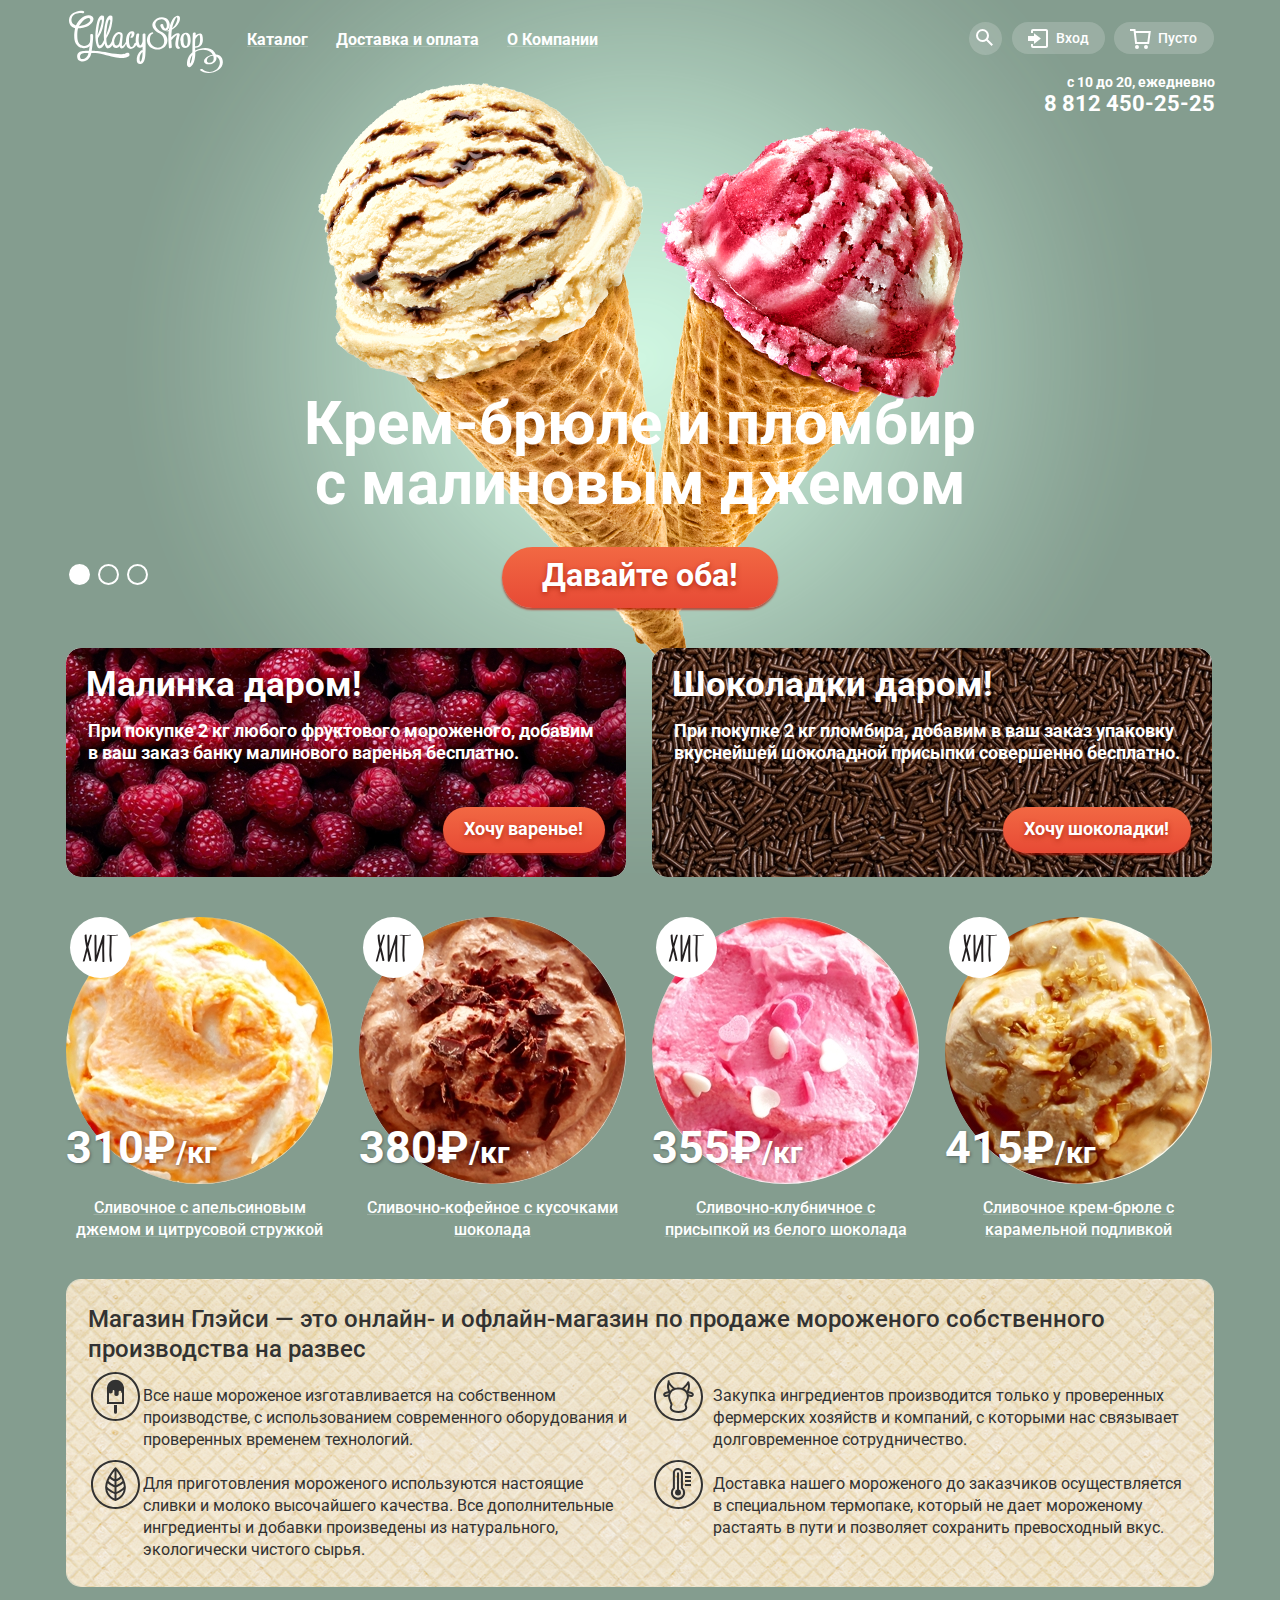
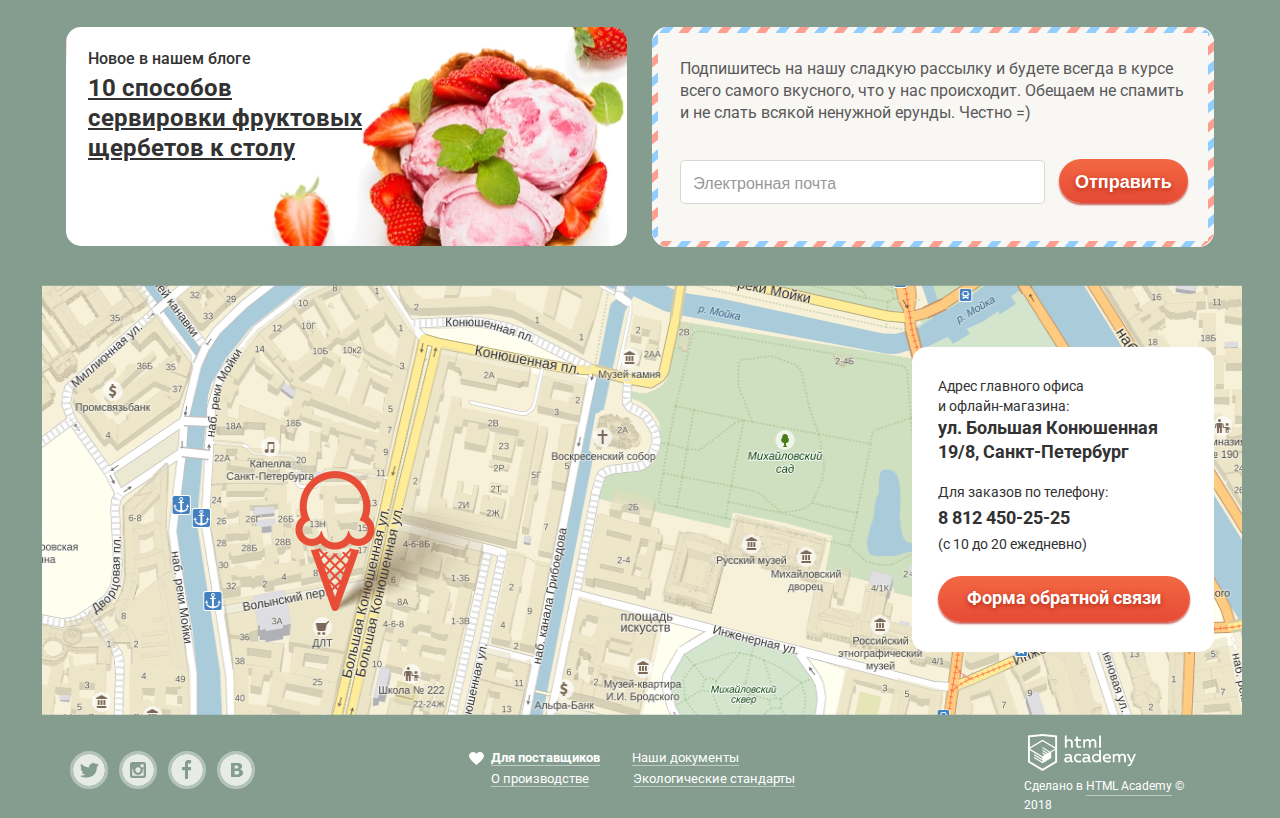
<file: index.html>
<!DOCTYPE html>
<html lang="ru">

<head>
  <meta charset="utf-8">
  <title>ENJOY</title>
  <link href="https://fonts.googleapis.com/css?family=Roboto:400,700&amp;subset=cyrillic" rel="stylesheet">
  <link href="css/normalize.css" rel="stylesheet">
  <link href="css/style.min.css" rel="stylesheet">
</head>

<body>
  <input class="visually-hidden" type="radio" id="product-1" name="toggle" checked>
  <input class="visually-hidden" type="radio" id="product-2" name="toggle">
  <input class="visually-hidden" type="radio" id="product-3" name="toggle">
  <div class="site-wrapper">
    <div class="main-wrapper">
      <header class="main-header">
        <nav class="main-navigation">
          <div class="site-navigation-container">
            <a class="main-header-logo">
              <img src="img/logo.svg" width="154" height="64" alt="Логотип маганзина мороженого «Глейси»">
            </a>
            <ul class="site-navigation">
              <li>
                <a class="main open" href="catalog.html">Каталог</a>
                <h2 class="visually-hidden">Подменю каталога</h2>
                <ul class="sub-site-navigation">
                  <li class="sub-site-navigation-item new-items">
                    <a href="#">Новинки</a>
                  </li>
                  <li class="sub-site-navigation-item">
                    <a href="catalog.html">Сливочное</a>
                  </li>
                  <li class="sub-site-navigation-item">
                    <a href="#">Щербеты</a>
                  </li>
                  <li class="sub-site-navigation-item">
                    <a href="#">Фруктовый лед</a>
                  </li>
                  <li class="sub-site-navigation-item">
                    <a href="#">Мелорин</a>
                  </li>
                </ul>
              </li>
              <li><a class="main" href="delivery.html">Доставка и оплата</a></li>
              <li><a class="main" href="info.html">О Компании</a></li>
            </ul>
          </div>
          <ul class="user-navigation">
            <li class="search">
              <a class="main button-search search-link" href="search.html">
                <span class="visually-hidden">Поиск</span>
                <svg xmlns="http://www.w3.org/2000/svg" xmlns:xlink="http://www.w3.org/1999/xlink" width="17"
                  height="17" viewBox="0 0 17 17">
                  <path fill="#fff"
                    d="M16.958 15.527L11.75 10.32A6.455 6.455 0 0 0 13 6.5 6.5 6.5 0 1 0 6.5 13a6.465 6.465 0 0 0 3.839-1.263l5.205 5.204 1.414-1.414zM6.5 11C4.019 11 2 8.981 2 6.5S4.019 2 6.5 2 11 4.019 11 6.5 8.981 11 6.5 11z" />
                </svg>
              </a>
              <section class="modal-search">
                <form class="search-form" action="https://echo.htmlacademy.ru" method="get">
                  <label class="visually-hidden" for="search-form-input">Что ищем?</label>
                  <input class="search-form" id="search-form-input" type="text" name="search" value=""
                    placeholder="Что ищем?">
                </form>
              </section>
            </li>
            <li class="login">
              <a class="main login-link " href="login.html">
                <svg xmlns="http://www.w3.org/2000/svg" xmlns:xlink="http://www.w3.org/1999/xlink" width="21"
                  height="19" viewBox="0 0 21 19">
                  <g fill="#FFF">
                    <path d="M6 14.875L12.917 9.5 6 4.125v2.917H-.042v4.917H6z" />
                    <path
                      d="M18 0H5C3.9 0 3 .9 3 2v2h2V2h13v15H5v-2H3v2c0 1.1.9 2 2 2h13c1.1 0 2-.9 2-2V2c0-1.1-.9-2-2-2z" />
                  </g>
                </svg>
                <span>Вход</span>
              </a>
              <section class="modal-login">
                <h2 class="visually-hidden">Форма входа в личный кабинет</h2>
                <form class="login-form" action="https://echo.htmlacademy.ru" method="post">
                  <input type="email" name="login" placeholder="Электронная почта" aria-label="Электронная почта"
                    required>
                  <input type="password" name="password" placeholder="Пароль" aria-label="Пароль" required>
                  <div class="login-help">
                    <a class="login-re restore" href="#">Забыли пароль?</a>
                    <a class="login-re registration" href="#">Новая регистрация</a>
                  </div>
                  <button class="button" type="submit">Войти</button>
                </form>
              </section>
            </li>
            <li class="busket">
              <a class="main busket-link" href="busket.html">
                <svg xmlns="http://www.w3.org/2000/svg" width="21" height="20" viewBox="0 0 21 20">
                  <g fill="#FFF">
                    <path
                      d="M5.657 2.031L5.422 0H0v2h3.64l1.5 13h13.988l1.699-12.969H5.657zM17.372 13H6.922L5.888 4.031h12.66L17.372 13z" />
                    <circle cx="6.984" cy="18" r="2" />
                    <circle cx="15.984" cy="18" r="2" />
                  </g>
                </svg>
                <span>Пусто</span>
              </a>
            </li>
          </ul>
        </nav>
        <section class="main-header-contacts">
          <h2 class="visually-hidden">Контактная информация</h2>
          <div class="worktime">
            с 10 до 20, ежедневно
          </div>
          <div class="phonenumber">
            8 812 450-25-25
          </div>
        </section>
      </header>
      <main class="main-wrap">
        <h1 class="visually-hidden">Магазин мороженого "Глейси"</h1>
        <section class="slider">
          <div class="slider-controls">
            <label for="product-1">Первый</label>
            <label for="product-2">Второй</label>
            <label for="product-3">Третий</label>
          </div>
          <ul class="slider-list">
            <li class="slider-item slide" id="slide1">
              <h3 class="slide-title">
                Крем-брюле и пломбир с малиновым джемом
              </h3>
              <a class="button-slide slide-button" href="#">Давайте оба!</a>
            </li>
            <li class="slider-item slide" id="slide2">
              <h3 class="slide-title">
                Шоколадный пломбир и лимонный сорбет
              </h3>
              <a class="button-slide slide-button" href="#">Давайте оба!</a>
            </li>
            <li class="slider-item slide" id="slide3">
              <h3 class="slide-title">
                Пломбир с помадкой и клубничный щербет
              </h3>
              <a class="button-slide slide-button" href="#">Давайте оба!</a>
            </li>
          </ul>
        </section>
        <div class="specials">
          <div class="specials-wrapper">
            <section class="specials-banner specials-1">
              <h2 class="visually-hidden">Спецпредложения</h2>
              <h3>Малинка даром!</h3>
              <p>При покупке 2 кг любого фруктового мороженого, добавим в ваш заказ банку малинового варенья бесплатно.
              </p>
              <div class="button-specials-wrapper-1">
                <form action="http://echo.htmlacademy.ru" method="get">
                  <input type="hidden" name="amount" value="2">
                  <a class="button" href="#">Хочу варенье!</a>
                </form>
              </div>
            </section>
          </div>
          <div class="specials-wrapper">
            <section class="specials-banner specials-2">
              <h2 class="visually-hidden">Спецпредложения</h2>
              <h3>Шоколадки даром!</h3>
              <p>При покупке 2 кг пломбира, добавим в ваш заказ упаковку вкуснейшей шоколадной присыпки совершенно
                бесплатно.
              </p>
              <div class="button-specials-wrapper-2">
                <form action="http://echo.htmlacademy.ru" method="get">
                  <input type="hidden" name="amount" value="2">
                  <a class="button" href="#">Хочу шоколадки!</a>
                </form>
              </div>
            </section>
          </div>
        </div>
        <section class="catalog-hits">
          <h2 class="visually-hidden">Хиты продаж</h2>
          <ul class="catalog-hits-list">
            <li class="catalog-hits-item">
              <div class="catalog-hits-item-image">
                <a href="catalog-item.html">
                  <img src="img/index/hit-product-1.jpg" width="267" height="267"
                    alt="Сливочное с апельсиновым джемом и цитрусовой стружкой">
                </a>
              </div>
              <p class="catalog-hits-item-price">
                310&#8381;<span>/кг</span>
              </p>
              <h3><a href="#" class="catalog-hits-name">Сливочное с апельсиновым джемом и цитрусовой стружкой</a></h3>
              <div class="wrapper">
                <a class="button button-quick-view" href="item.html">Быстрый просмотр</a>
              </div>
            </li>
            <li class="catalog-hits-item">
              <div class="catalog-hits-item-image">
                <a href="catalog-item.html">
                  <img src="img/index/hit-product-2.jpg" width="267" height="267"
                    alt="Сливочно-кофейное с кусочками шоколада">
                </a>
              </div>
              <p class="catalog-hits-item-price">
                380&#8381;<span>/кг</span>
              </p>
              <h3><a href="#" class="catalog-hits-name">Сливочно-кофейное с кусочками шоколада</a></h3>
              <div class="wrapper">
                <a class="button button-quick-view" href="item.html">Быстрый просмотр</a>
              </div>
            </li>
            <li class="catalog-hits-item">
              <div class="catalog-hits-item-image">
                <a href="catalog-item.html">
                  <img src="img/index/hit-product-3.jpg" width="267" height="267"
                    alt="Сливочно-клубничное с присыпкой из белого шоколада">
                </a>
              </div>
              <p class="catalog-hits-item-price">
                355&#8381;<span>/кг</span>
              </p>
              <h3><a href="#" class="catalog-hits-name">Сливочно-клубничное с присыпкой из белого шоколада</a></h3>
              <div class="wrapper">
                <a class="button button-quick-view" href="item.html">Быстрый просмотр</a>
              </div>
            </li>
            <li class="catalog-hits-item">
              <div class="catalog-hits-item-image">
                <a href="catalog-item.html">
                  <img src="img/index/hit-product-4.jpg" width="267" height="267"
                    alt="Сливочное крем-брюле с карамельной подливкой">
                </a>
              </div>
              <p class="catalog-hits-item-price">
                415&#8381;<span>/кг</span>
              </p>
              <h3><a href="#" class="catalog-hits-name">Сливочное крем-брюле с карамельной подливкой</a></h3>
              <div class="wrapper">
                <a class="button button-quick-view" href="item.html">Быстрый просмотр</a>
              </div>
            </li>
          </ul>
        </section>
        <section class="features">
          <h2 class="visually-hidden">Преимущества</h2>
          <b>Магазин Глэйси — это онлайн- и офлайн-магазин по продаже мороженого собственного производства на развес</b>
          <ul class="features-list">
            <li class="feature-item feature-ice-cream">
              <p>Все наше мороженое изготавливается на собственном производстве, с использованием современного
                оборудования и проверенных временем технологий.</p>
            </li>
            <li class="feature-item feature-cow">
              <p>Закупка ингредиентов производится только у проверенных фермерских хозяйств и компаний, с которыми нас
                связывает долговременное сотрудничество.</p>
            </li>
            <li class="feature-item feature-leave">
              <p>Для приготовления мороженого используются настоящие сливки и молоко высочайшего качества. Все
                дополнительные ингредиенты и добавки произведены из натурального, экологически чистого сырья.</p>
            </li>
            <li class="feature-item feature-temp">
              <p>Доставка нашего мороженого до заказчиков осуществляется в специальном термопаке, который не дает
                мороженому растаять в пути и позволяет сохранить превосходный вкус.</p>
            </li>
          </ul>
        </section>
        <div class="index-columns">
          <article class="news">
            <h2 class="visually-hidden">Новости</h2>
            <h3>Новое в нашем блоге</h3>
            <a href="#">10 способов сервировки фруктовых щербетов к столу</a>
          </article>
          <section class="subscription">
            <h2 class="visually-hidden">Подписка на новости</h2>
            <p class="subscription-info-text">Подпишитесь на нашу сладкую рассылку и будете всегда в курсе всего самого
              вкусного, что у нас происходит. Обещаем не спамить и не слать всякой ненужной ерунды. Честно =)</p>
            <form class="subscription-form" action="https://echo.htmlacademy.ru" method="post">
              <label class="visually-hidden" for="subscription-mail-input">Электронная почта</label>
              <input class="subscription-mail" id="subscription-mail-input" type="email" name="mail"
                placeholder="Электронная почта">
              <button class="button button-subscription" type="submit">
                Отправить
              </button>
            </form>
          </section>
        </div>
        <section class="map">
          <h2 class="visually-hidden">Как до нас добраться</h2>
          <iframe
            src="https://www.google.com/maps/embed?pb=!1m18!1m12!1m3!1d7994.596537657746!2d30.325879811607013!3d59.93796406390902!2m3!1f0!2f0!3f0!3m2!1i1024!2i768!4f13.1!3m3!1m2!1s0x4696310fca145cc1%3A0x42b32648d8238007!2z0JHQvtC70YzRiNCw0Y8g0JrQvtC90Y7RiNC10L3QvdCw0Y8g0YPQuy4sIDE5LzgsINCh0LDQvdC60YIt0J_QtdGC0LXRgNCx0YPRgNCzLCDQoNC-0YHRgdC40Y8sIDE5MTE4Ng!5e0!3m2!1sru!2sus!4v1560815332143!5m2!1sru!2sus"
            width="1200" height="430" style="border:0" allowfullscreen></iframe>
          <div class="map-image-wrap">
            <img src="img/index/map.png" width="1200" height="430"
              alt="Адрес главного офиса и офлайн-магазина: ул. Большая Конюшенная 19/8, Санкт-Петербург">
          </div>
          <div class="contacts">
            <h2 class="visually-hidden">Контакты</h2>
            <p class="contacts-text">Адрес главного офиса и офлайн-магазина:</p>
            <span class="contacts-address">ул. Большая Конюшенная 19/8, Санкт-Петербург</span>
            <p class="contacts-text">Для заказов по телефону:</p>
            <a class="contacts-phone" href="tel:88124502525">8 812 450-25-25</a>
            <p class="contacts-text">(с 10 до 20 ежедневно)</p>
            <a class="button button-contacts feedback-link" href="feedback.html">
              Форма обратной связи
            </a>
          </div>
        </section>
      </main>
      <footer class="main-footer">
        <div class="container">
          <div class="footer-social">
            <ul>
              <li>
                <a class="social-button" href="#">
                  <span class="visually-hidden">Твитер</span>
                  <svg xmlns="http://www.w3.org/2000/svg" width="32" height="32" viewBox="0 0 32 32">
                    <path fill="#FFF"
                      d="M16 0C7.164 0 0 7.164 0 16c0 8.837 7.164 16 16 16 8.837 0 16-7.163 16-16 0-8.836-7.163-16-16-16zm7.944 12.809c-.251 6.516-3.463 10.832-10.992 10.702h-.486c-.447 0-4.543-.443-5.344-1.823 2.479.19 4.247-.406 5.12-1.136-1.048-.289-2.923-.461-3.251-2.848.384.104.618.221 1.299.113-1.307-.824-2.758-1.519-2.679-3.643.311.317 1.164.518 1.46.457-.768-.233-2.149-3.244-.974-4.781 1.984 1.79 4.075 3.482 7.804 3.643.227-2.214 1.24-3.699 3.168-4.325 1.84-.479 3.255.26 3.901 1.138.737-.224 1.453-.466 2.193-.685-.004.833-.569 1.463-.935 1.709.747.165 1.423-.475 1.423-.475-.184.963-1.094 1.725-1.707 1.954z" />
                  </svg>
                </a>
              </li>
              <li>
                <a class="social-button" href="#">
                  <span class="visually-hidden">Инстаграм</span>
                  <svg xmlns="http://www.w3.org/2000/svg" width="32" height="32" viewBox="0 0 32 32">
                    <g fill="#FFF">
                      <path
                        d="M20.916 16a4.938 4.938 0 1 1-9.877 0c0-.394.051-.773.138-1.14h-.897v6.838h11.396V14.86h-.897c.086.367.137.746.137 1.14z" />
                      <path
                        d="M15.978 18.659c1.466 0 2.659-1.193 2.659-2.659s-1.193-2.659-2.659-2.659c-1.466 0-2.659 1.193-2.659 2.659s1.192 2.659 2.659 2.659zM18.637 10.302h3.039v3.039h-3.039z" />
                      <path
                        d="M16 0C7.164 0 0 7.164 0 16c0 8.837 7.164 16 16 16 8.837 0 16-7.163 16-16 0-8.836-7.163-16-16-16zm7.955 21.698a2.285 2.285 0 0 1-2.279 2.279H10.279A2.285 2.285 0 0 1 8 21.698V10.302a2.286 2.286 0 0 1 2.279-2.279h11.396a2.286 2.286 0 0 1 2.279 2.279v11.396z" />
                    </g>
                  </svg>
                </a>
              </li>
              <li>
                <a class="social-button" href="#">
                  <span class="visually-hidden">Фейсбук</span>
                  <svg xmlns="http://www.w3.org/2000/svg" width="32" height="32" viewBox="0 0 32 32">
                    <path fill="#FFF"
                      d="M16 0C7.164 0 0 7.163 0 16s7.164 16 16 16c8.837 0 16-7.164 16-16S24.837 0 16 0zm4.062 9.455h-3.021v3.444h3.021v3.445h-3.021v8.61H14.02v-8.61H11v-3.445h3.021V9.455c0-1.902 1.353-3.445 3.021-3.445h3.021v3.445z" />
                  </svg>
                </a>
              </li>
              <li>
                <a class="social-button" href="#">
                  <span class="visually-hidden">ВКонтакте</span>
                  <svg xmlns="http://www.w3.org/2000/svg" width="32" height="32" viewBox="0 0 32 32">
                    <g fill="#FFF">
                      <path
                        d="M16.637 14.495c.402-.019.719-.082.951-.188.326-.145.54-.33.641-.559.101-.229.15-.496.15-.797 0-.232-.058-.465-.174-.697-.116-.232-.322-.405-.617-.517-.264-.1-.592-.155-.984-.165a76.242 76.242 0 0 0-1.652-.014h-.339v2.965h.565c.571 0 1.057-.009 1.459-.028zM18.118 17.084c-.282-.081-.672-.125-1.166-.132a127.97 127.97 0 0 0-1.55-.009h-.79v3.493h.264c1.014 0 1.74-.003 2.18-.009a3.2 3.2 0 0 0 1.212-.245c.377-.157.633-.364.774-.625s.214-.562.214-.9c0-.446-.088-.788-.261-1.03-.17-.241-.464-.423-.877-.543z" />
                      <path
                        d="M16 0C7.164 0 0 7.164 0 16c0 8.837 7.164 16 16 16 8.837 0 16-7.163 16-16 0-8.836-7.163-16-16-16zm6.602 20.531a3.73 3.73 0 0 1-1.124 1.327c-.552.415-1.161.71-1.823.886s-1.501.264-2.519.264h-6.121V8.987h5.443c1.13 0 1.957.038 2.48.113a5.126 5.126 0 0 1 1.561.5c.533.27.929.632 1.189 1.087.26.455.392.975.392 1.558 0 .678-.179 1.278-.536 1.795-.358.518-.863.92-1.517 1.208v.075c.917.182 1.642.559 2.179 1.13.537.571.807 1.325.807 2.261 0 .678-.138 1.283-.411 1.817z" />
                    </g>
                  </svg>
                </a>
              </li>
            </ul>
          </div>
          <ul class="footer-info">
            <li class="footer-info-item"><a href="#">Для поставщиков</a></li>
            <li class="footer-info-item"><a href="#">Наши документы</a></li>
            <li class="footer-info-item"><a href="#">О производстве</a></li>
            <li class="footer-info-item"><a href="#">Экологические стандарты</a></li>
          </ul>
          <div class="footer-copyright">
            <a class="footer-copyright-logo" href="https://htmlacademy.ru/intensive/htmlcss">
              <img src="img/logo-htmlacademy.svg" width="108" height="39" alt="Логотип HTML Academy">
            </a>
            <b>Сделано в
              <a class="footer-copyright-info" href="https://htmlacademy.ru/intensive/htmlcss">HTML Academy</a> ©
              2018</b> </div>
        </div>
      </footer>
      <section class="modal modal-feedback">
        <form class="feedback-form" action="https://echo.htmlacademy.ru" method="post">
          <h2 class="visually-hidden">Форма обратной связи</h2>
          <h3>Мы обязательно Вам ответим!</h3>
          <label class="visually-hidden" for="user-first-name">Как Вас зовут?</label>
          <input id="user-first-name" class=" feedback-name colortext" type="text" aria-label="Имя" name="name"
            placeholder="Как Вас зовут?">
          <label class="visually-hidden" for="user-email">Ваша почта для ответа?</label>
          <input id="user-email" class="feedback-email colortext" type="text" aria-label="Электронная почта"
            name="email" placeholder="Ваша почта для ответа?">
          <label class="visually-hidden" for="user-feedback">Напишите что-нибудь</label>
          <textarea id="user-feedback" class="feedback-message colortext" aria-label="Текст-обращения" name="message"
            placeholder="Напишите что-нибудь..."></textarea>
          <button class="button feedback-button" type="submit">
            Отправить
          </button>
        </form>
        <button class="modal-close" type="button">
          <span class="visually-hidden">Закрыть</span>
          <svg xmlns="http://www.w3.org/2000/svg" width="18" height="17" viewBox="0 0 18 17">
            <path fill="#231F20"
              d="M17.454 1.46L16.04.046 9 7.086 1.96.046.546 1.46l7.04 7.04-7.04 7.04 1.414 1.414L9 9.914l7.04 7.04 1.414-1.414-7.04-7.04z" />
          </svg>
        </button>
      </section>
      <div class="modal modal-overlay"></div>
      <script src="https://api-maps.yandex.ru/2.1/?apikey=cd34823f-0b8b-4aba-be82-72027d93120e&lang=en_US"></script>
    </div>
  </div>
  <script src="js/script.min.js"></script>
</body>

</html>
</file>
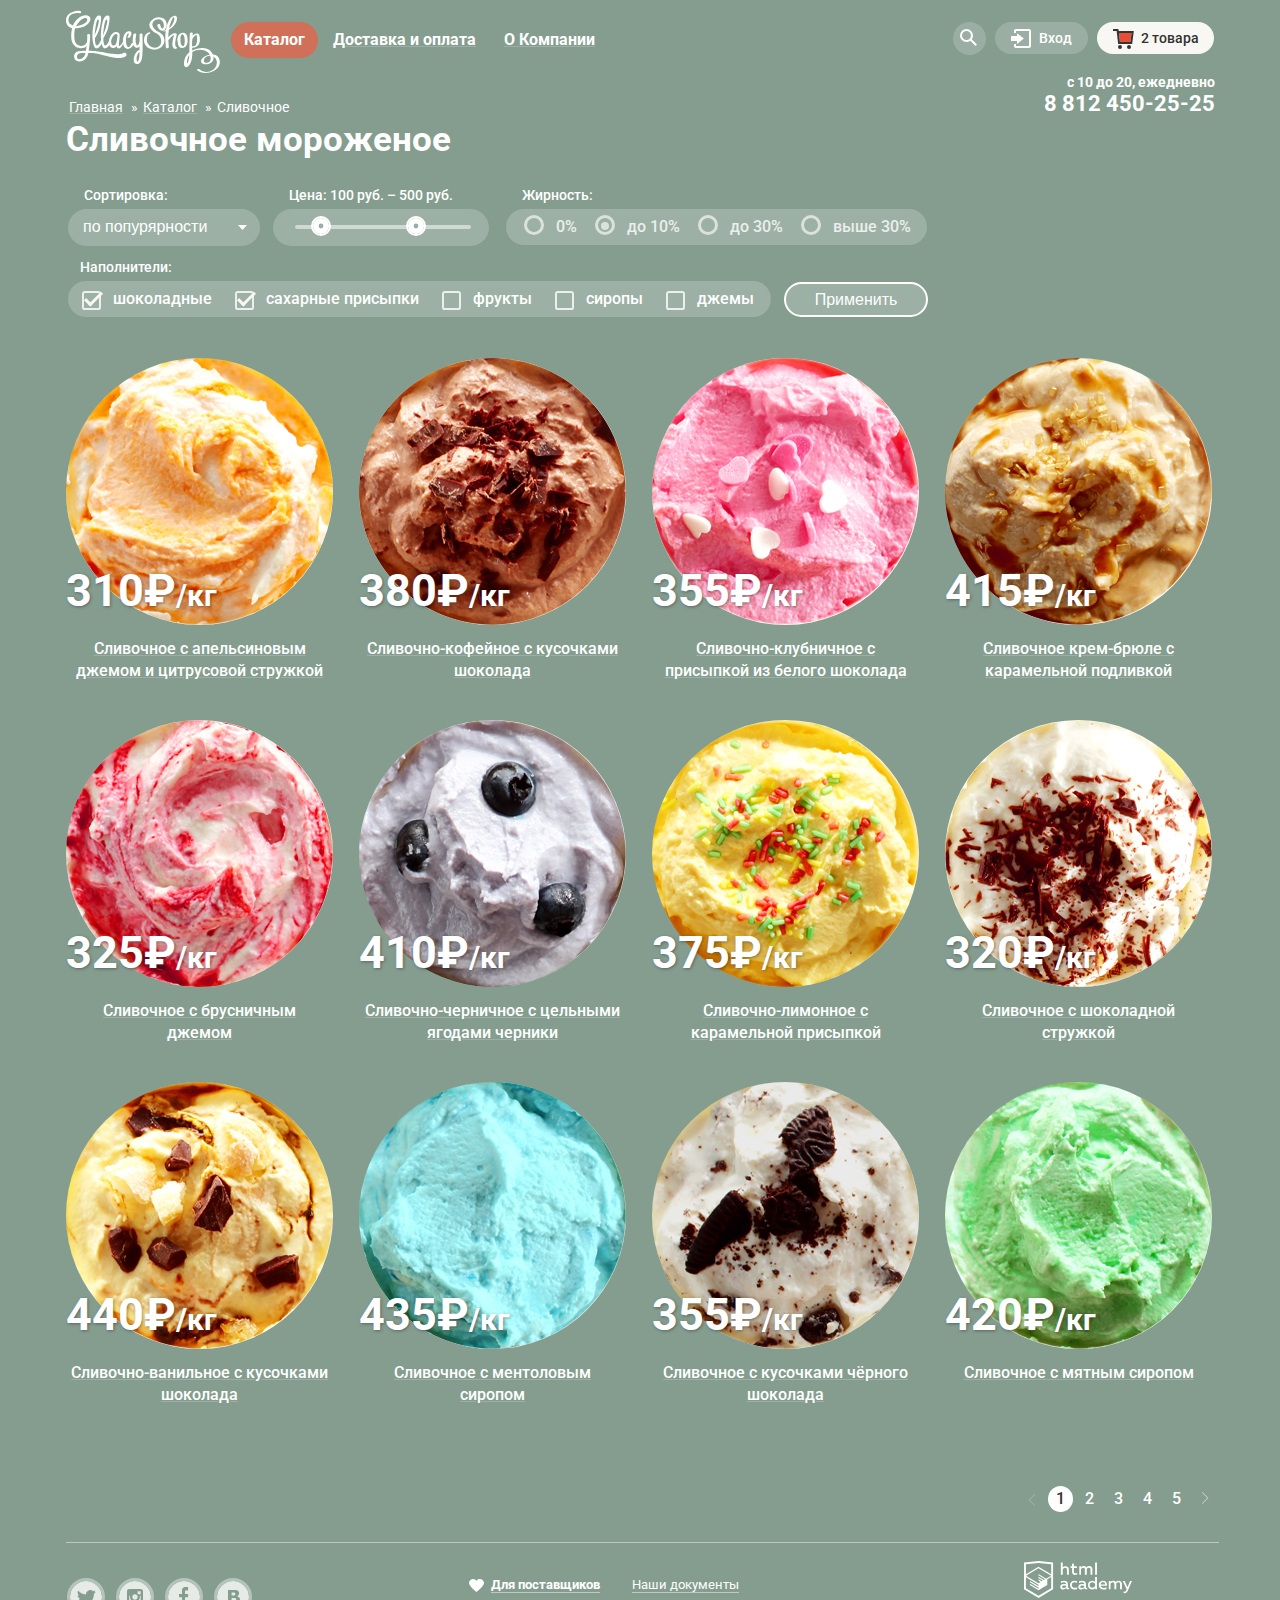
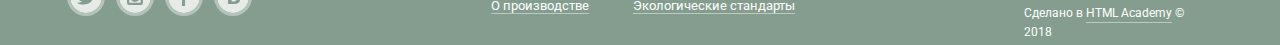
<file: catalog.html>
<!DOCTYPE html>
<html lang="ru">

<head>
  <meta charset="utf-8">
  <title>ENJOY</title>
  <link href="https://fonts.googleapis.com/css?family=Roboto:400,500,700&display=swap&subset=cyrillic" rel="stylesheet">
  <link href="css/normalize.css" rel="stylesheet">
  <link href="css/style.min.css" rel="stylesheet">
</head>

<body class="inner-page">
  <header class="main-header">
    <nav class="main-navigation">
      <div class="site-navigation-container">
        <a class="main-header-logo" href="index.html">
          <img src="img/logo.svg" width="154" height="64" alt="Логотип магазина мороженого «Глейси»">
        </a>
        <ul class="site-navigation">
          <li class="site-navigation-item current">
            <a class="main" href="catalog.html">Каталог</a>
            <h2 class="visually-hidden">Подменю каталога</h2>
            <ul class="sub-site-navigation">
              <li class="sub-site-navigation-item new-items">
                <a href="#">Новинки</a>
              </li>
              <li class="sub-site-navigation-item sub-site-navigation-item-current">
                <a href="catalog.html">Сливочное</a>
              </li>
              <li class="sub-site-navigation-item">
                <a href="#">Щербеты</a>
              </li>
              <li class="sub-site-navigation-item">
                <a href="#">Фруктовый лед</a>
              </li>
              <li class="sub-site-navigation-item">
                <a href="#">Мелорин</a>
              </li>
            </ul>
          </li>
          <li><a class="main" href="delivery.html">Доставка и оплата</a></li>
          <li><a class="main" href="info.html">О Компании</a></li>
        </ul>
      </div>
      <ul class="user-navigation">
        <li class="search">
          <a class="main button-search search-link" href="search.html">
            <span class="visually-hidden">Поиск</span>
            <svg xmlns="http://www.w3.org/2000/svg" xmlns:xlink="http://www.w3.org/1999/xlink" width="17" height="17"
              viewBox="0 0 17 17">
              <path fill="#fff"
                d="M16.958 15.527L11.75 10.32A6.455 6.455 0 0 0 13 6.5 6.5 6.5 0 1 0 6.5 13a6.465 6.465 0 0 0 3.839-1.263l5.205 5.204 1.414-1.414zM6.5 11C4.019 11 2 8.981 2 6.5S4.019 2 6.5 2 11 4.019 11 6.5 8.981 11 6.5 11z" />
            </svg>
          </a>
          <section class="modal-search">
            <form class="search-form" action="https://echo.htmlacademy.ru" method="get">
              <label class="visually-hidden" for="search-form-input">Что ищем?</label>
              <input class="search-form" id="search-form-input" type="text" name="search" value=""
                placeholder="Что ищем?">
            </form>
          </section>
        </li>
        <li class="login">
          <a class="main login-link " href="login.html">
            <svg xmlns="http://www.w3.org/2000/svg" xmlns:xlink="http://www.w3.org/1999/xlink" width="21" height="19"
              viewBox="0 0 21 19">
              <g fill="#FFF">
                <path d="M6 14.875L12.917 9.5 6 4.125v2.917H-.042v4.917H6z" />
                <path
                  d="M18 0H5C3.9 0 3 .9 3 2v2h2V2h13v15H5v-2H3v2c0 1.1.9 2 2 2h13c1.1 0 2-.9 2-2V2c0-1.1-.9-2-2-2z" />
              </g>
            </svg>
            <span>Вход</span>
          </a>
          <section class="modal-login">
            <h2 class="visually-hidden">Форма входа в личный кабинет</h2>
            <form class="login-form" action="https://echo.htmlacademy.ru" method="post">
              <input type="email" name="login" placeholder="Электронная почта" aria-label="Электронная почта" required>
              <input type="password" name="password" placeholder="Пароль" aria-label="Пароль" required>
              <div class="login-help">
                <a class="login-re restore" href="#">Забыли пароль?</a>
                <a class="login-re registration" href="#">Новая регистрация</a>
              </div>
              <button class="button" type="submit">Войти</button>
            </form>
          </section>
        </li>
        <li class="full-busket">
          <a class="main full-busket-link" href="busket.html">
            <svg xmlns="http://www.w3.org/2000/svg" width="21" height="20" viewBox="0 0 21 20">
              <path fill="#E84D37" d="M5.888 4.031L6.922 13h10.45l1.176-8.969z" />
              <circle fill="#343434" cx="6.984" cy="18" r="2" />
              <circle fill="#343434" cx="15.984" cy="18" r="2" />
              <path fill="#343434"
                d="M5.657 2.031L5.422 0H0v2h3.64l1.5 13h13.988l1.699-12.969H5.657zM17.372 13H6.922L5.888 4.031h12.66L17.372 13z" />
            </svg>
            2&nbsp;товара
          </a>
          <section class="modal-busket">
            <h3 class="visually-hidden">Товары в корзине</h3>
            <form class="busket-form" action="http://echo.htmlacademy.ru" method="post">
              <table class="busket-content">
                <tr>
                  <th class="visually-hidden">Удалить товар из корзины</th>
                  <th class="visually-hidden">Изображение товара</th>
                  <th class="visually-hidden">Название товара</th>
                  <th class="visually-hidden">Цена за килограмм</th>
                  <th class="visually-hidden">Общая стоимость товара</th>
                </tr>
                <tr class="item-1">
                  <td class="delete">
                    <a class="button-delete-item" href="#" title="Удалить товар из корзины">
                      <span class="visually-hidden">Удалить товар из корзины</span>
                      <svg xmlns="http://www.w3.org/2000/svg" width="11" height="11" viewBox="0 0 11 11">
                        <path fill="#231F20"
                          d="M10.979.728l-.708-.707L5.5 4.792.729.021.021.728 4.793 5.5.021 10.271l.707.708L5.5 6.207l4.771 4.772.708-.708L6.207 5.5z" />
                      </svg>
                    </a>
                  </td>
                  <td class="item-img">
                    <img class="" src="img/catalog/product-1.jpg" width="33" height="33" alt="Удалить товар из корзины">
                  </td>
                  <td class="item-name">Пломбир с апельсиновым джемом</td>
                  <td class="item-quantity">1,5 кг х </td>
                  <td class="item-price">200 руб.</td>
                  <td class="item-cost">300 руб.</td>
                </tr>
                <tr class="item-2">
                  <td class="delete">
                    <a class="button-delete-item" href="#" title="Удалить товар из корзины">
                      <span class="visually-hidden">Удалить товар из корзины</span>
                      <svg xmlns="http://www.w3.org/2000/svg" width="11" height="11" viewBox="0 0 11 11">
                        <path fill="#231F20"
                          d="M10.979.728l-.708-.707L5.5 4.792.729.021.021.728 4.793 5.5.021 10.271l.707.708L5.5 6.207l4.771 4.772.708-.708L6.207 5.5z" />
                      </svg>
                    </a>
                  </td>
                  <td class="item-img">
                    <img class="" src="img/catalog/product-3.jpg" width="33" height="33" alt="Удалить товар из корзины">
                  </td>
                  <td class="item-name">Клубничный пломбир с присыпкой из белого шоколада</td>
                  <td class="item-quantity">1,5 кг х </td>
                  <td class="item-price">300 руб.</td>
                  <td class="item-cost">450 руб.</td>
                </tr>
                <tr class="total">
                  <td colspan="6">Итого: 750 руб.</td>
                </tr>
              </table>
              <button class="button busket-button" type="submit">
                Оформить заказ
              </button>
            </form>
          </section>
        </li>
      </ul>
    </nav>
    <section class="main-header-contacts">
      <h2 class="visually-hidden">Контактная информация</h2>
      <div class="worktime">
        с 10 до 20, ежедневно
      </div>
      <div class="phonenumber">
        8 812 450-25-25
      </div>
    </section>
  </header>
  <main class="catalog-container">
    <ul class="breadcrumbs">
      <li class="breadcrumbs-item"><a href="index.html">Главная</a></li>
      <li class="breadcrumbs-item"><a href="catalog.html">Каталог</a></li>
      <li class="breadcrumbs-item breadcrumbs-item-current">Сливочное</li>
    </ul>
    <h1 class="page-title">Сливочное мороженое</h1>
    <section class="filter">
      <h2 class="visually-hidden">Фильтр товаров</h2>
      <form method="get" action="https://echo.htmlacademy.ru">
        <fieldset class="sort">
          <legend>Сортировка:</legend>
          <select class="sort-selection customize-form">
            <option value="popular" selected>по попурярности</option>
            <option value="cheap">сначала недорогие</option>
            <option value="expensive">сначала дорогие</option>
            <option value="by-fatness">по жирности</option>
          </select>
        </fieldset>
        <fieldset class="filter-price">
          <legend>Цена: 100 руб. – 500 руб.</legend>
          <div class="customize-form">
            <div class="range">
              <div class="range-runner range-runner-left">
                <div class="visually-hidden">
                  <label for="range-left-field">Бегунок левый</label>
                  <input type="range" name="rangeLeft" id="range-left-field" min="0" max="50">
                </div>
              </div>
              <div class="range-runner range-runner-right">
                <div class="visually-hidden">
                  <label for="range-right-field">Бегунок правый</label>
                  <input type="range" name="rangeRight" id="range-right-field" min="51" max="100">
                </div>
              </div>
            </div>
          </div>
        </fieldset>
        <fieldset class="fatness">
          <legend>Жирность:</legend>
          <ul class="customize-form">
            <li class="fatness-label">
              <input class="visually-hidden filter-input filter-input-radio" type="radio" name="fatness" value="0"
                id="value-zero">
              <label for="value-zero">0%</label>
            </li>
            <li class="fatness-label">
              <input class="visually-hidden filter-input filter-input-radio" type="radio" name="fatness"
                value="before10" id="value-before-ten" checked>
              <label for="value-before-ten">до 10%</label>
            </li>
            <li class="fatness-label">
              <input class="visually-hidden filter-input filter-input-radio" type="radio" name="fatness"
                value="before30" id="value-before-thirty">
              <label for="value-before-thirty">до 30%</label>
            </li>
            <li class="fatness-label last-label">
              <input class="visually-hidden filter-input filter-input-radio" type="radio" name="fatness" value="above30"
                id="value-upper-thirty">
              <label for="value-upper-thirty">выше 30%</label>
            </li>
          </ul>
        </fieldset>
        <fieldset class="filler">
          <legend>Наполнители:</legend>
          <ul class="customize-form">
            <li class="filler-option">
              <input class="visually-hidden filter-input filler-input-checkbox" type="checkbox" name="chocolate-filler"
                value="chocolate" id="chocolate-filler" checked>
              <label for="chocolate-filler">шоколадные</label>
            </li>
            <li class="filler-option">
              <input class="visually-hidden filter-input filler-input-checkbox" type="checkbox" name="sugar-filler"
                value="sugar" id="sugar-filler" checked>
              <label for="sugar-filler">сахарные присыпки</label>
            </li>
            <li class="filler-option">
              <input class="visually-hidden filter-input filler-input-checkbox" type="checkbox" name="fruits-filler"
                value="fruits" id="fruits-filler">
              <label for="fruits-filler">фрукты</label>
            </li>
            <li class="filler-option">
              <input class="visually-hidden filter-input filler-input-checkbox" type="checkbox" name="syrup-filler"
                value="syrup" id="syrup-filler">
              <label for="syrup-filler">сиропы</label>
            </li>
            <li class="filler-option last-filler-option">
              <input class="visually-hidden filter-input filler-input-checkbox" type="checkbox" name="jam-filler"
                value="jam" id="jam-filler">
              <label for="jam-filler">джемы</label>
            </li>
          </ul>
        </fieldset>
        <button type="submit" class="filter-button">
          Применить
        </button>
      </form>
    </section>
    <section class="catalog">
      <ul class="catalog-list">
        <li class="catalog-item">
          <div class="catalog-item-image">
            <a href="catalog-item.html">
              <img src="img/catalog/product-1.jpg" width="267" height="267"
                alt="Сливочное с апельсиновым джемом и цитрусовой стружкой">
            </a>
          </div>
          <p class="catalog-item-price">
            310&#8381;<span>/кг</span>
          </p>
          <h3><a href="#" class="catalog-item-name">Сливочное с апельсиновым джемом и цитрусовой стружкой</a></h3>
          <div class="button-wrap">
            <a class="button button-quick-view" href="item.html">Быстрый просмотр</a>
          </div>
        </li>
        <li class="catalog-item">
          <div class="catalog-item-image">
            <a href="catalog-item.html">
              <img src="img/catalog/product-2.jpg" width="267" height="267"
                alt="Сливочно-кофейное с кусочками шоколада">
            </a>
          </div>
          <p class="catalog-item-price">
            380&#8381;<span>/кг</span>
          </p>
          <h3><a href="#" class="catalog-item-name">Сливочно-кофейное с кусочками шоколада</a></h3>
          <div class="button-wrap">
            <a class="button button-quick-view" href="item.html">Быстрый просмотр</a>
          </div>
        </li>
        <li class="catalog-item">
          <div class="catalog-item-image">
            <a href="catalog-item.html">
              <img src="img/catalog/product-3.jpg" width="267" height="267"
                alt="Сливочно-клубничное с присыпкой из белого шоколада">
            </a>
          </div>
          <p class="catalog-item-price">
            355&#8381;<span>/кг</span>
          </p>
          <h3><a href="#" class="catalog-item-name">Сливочно-клубничное с присыпкой из белого шоколада</a></h3>
          <div class="button-wrap">
            <a class="button button-quick-view" href="item.html">Быстрый просмотр</a>
          </div>
        </li>
        <li class="catalog-item">
          <div class="catalog-item-image">
            <a href="catalog-item.html">
              <img src="img/catalog/product-4.jpg" width="267" height="267"
                alt="Сливочное крем-брюле с карамельной подливкой">
            </a>
          </div>
          <p class="catalog-item-price">
            415&#8381;<span>/кг</span>
          </p>
          <h3><a href="#" class="catalog-item-name">Сливочное крем-брюле с карамельной подливкой</a></h3>
          <div class="button-wrap">
            <a class="button button-quick-view" href="item.html">Быстрый просмотр</a>
          </div>
        </li>
        <li class="catalog-item">
          <div class="catalog-item-image">
            <a href="catalog-item.html">
              <img src="img/catalog/product-5.jpg" width="267" height="267" alt="Сливочное с брусничным джемом">
            </a>
          </div>
          <p class="catalog-item-price">
            325&#8381;<span>/кг</span>
          </p>
          <h3><a href="#" class="catalog-item-name">Сливочное с брусничным джемом</a></h3>
          <div class="button-wrap">
            <a class="button button-quick-view" href="item.html">Быстрый просмотр</a>
          </div>
        </li>
        <li class="catalog-item">
          <div class="catalog-item-image">
            <a href="catalog-item.html">
              <img src="img/catalog/product-6.jpg" width="267" height="267"
                alt="Сливочно-черничное с цельными ягодами черники">
            </a>
          </div>
          <p class="catalog-item-price">
            410&#8381;<span>/кг</span>
          </p>
          <h3><a href="#" class="catalog-item-name">Сливочно-черничное с цельными ягодами черники</a></h3>
          <div class="button-wrap">
            <a class="button button-quick-view" href="item.html">Быстрый просмотр</a>
          </div>
        </li>
        <li class="catalog-item">
          <div class="catalog-item-image">
            <a href="catalog-item.html">
              <img src="img/catalog/product-7.jpg" width="267" height="267"
                alt="Сливочно-лимонное с карамельной присыпкой">
            </a>
          </div>
          <p class="catalog-item-price">
            375&#8381;<span>/кг</span>
          </p>
          <h3><a href="#" class="catalog-item-name">Сливочно-лимонное с карамельной присыпкой</a></h3>
          <div class="button-wrap">
            <a class="button button-quick-view" href="item.html">Быстрый просмотр</a>
          </div>
        </li>
        <li class="catalog-item">
          <div class="catalog-item-image">
            <a href="catalog-item.html">
              <img src="img/catalog/product-8.jpg" width="267" height="267" alt="Сливочное с шоколадной стружкой">
            </a>
          </div>
          <p class="catalog-item-price">
            320&#8381;<span>/кг</span>
          </p>
          <h3><a href="#" class="catalog-item-name">Сливочное с шоколадной стружкой</a></h3>
          <div class="button-wrap">
            <a class="button button-quick-view" href="item.html">Быстрый просмотр</a>
          </div>
        </li>
        <li class="catalog-item">
          <div class="catalog-item-image">
            <a href="catalog-item.html">
              <img src="img/catalog/product-9.jpg" width="267" height="267"
                alt="Сливочно-ванильное с кусочками шоколада">
            </a>
          </div>
          <p class="catalog-item-price">
            440&#8381;<span>/кг</span>
          </p>
          <h3><a href="#" class="catalog-item-name">Сливочно-ванильное с кусочками шоколада</a></h3>
          <div class="button-wrap">
            <a class="button button-quick-view" href="item.html">Быстрый просмотр</a>
          </div>
        </li>
        <li class="catalog-item">
          <div class="catalog-item-image">
            <a href="catalog-item.html">
              <img src="img/catalog/product-10.jpg" width="267" height="267" alt="Сливочное с ментоловым сиропом">
            </a>
          </div>
          <p class="catalog-item-price">
            435&#8381;<span>/кг</span>
          </p>
          <h3><a href="#" class="catalog-item-name">Сливочное с ментоловым сиропом</a></h3>
          <div class="button-wrap">
            <a class="button button-quick-view" href="item.html">Быстрый просмотр</a>
          </div>
        </li>
        <li class="catalog-item">
          <div class="catalog-item-image">
            <a href="catalog-item.html">
              <img src="img/catalog/product-11.jpg" width="267" height="267"
                alt="Сливочное с кусочками чёрного шоколада">
            </a>
          </div>
          <p class="catalog-item-price">
            355&#8381;<span>/кг</span>
          </p>
          <h3><a href="#" class="catalog-item-name">Сливочное с кусочками чёрного шоколада</a></h3>
          <div class="button-wrap">
            <a class="button button-quick-view" href="item.html">Быстрый просмотр</a>
          </div>
        </li>
        <li class="catalog-item">
          <div class="catalog-item-image">
            <a href="catalog-item.html">
              <img src="img/catalog/product-12.jpg" width="267" height="267" alt="Сливочное с мятным сиропом">
            </a>
          </div>
          <p class="catalog-item-price">
            420&#8381;<span>/кг</span>
          </p>
          <h3><a href="#" class="catalog-item-name">Сливочное с мятным сиропом</a></h3>
          <div class="button-wrap">
            <a class="button button-quick-view" href="item.html">Быстрый просмотр</a>
          </div>
        </li>
      </ul>
    </section>
    <ul class="pagination-list">
      <li class="pagination-item pagination-item-back pagination-item-disabled">
        <a href="#">
          <span>Назад</span>
          <svg width="8" height="14" viewBox="0 0 8 14" fill="none" xmlns="http://www.w3.org/2000/svg">
            <g opacity="0.5">
              <path
                d="M0.762966 7.35797L6.27097 12.867C6.46868 13.0647 6.78925 13.0647 6.98697 12.867C7.18468 12.6693 7.18468 12.3487 6.98697 12.151L1.83697 6.99997L6.98797 1.84997C7.17348 1.65024 7.16786 1.33957 6.97524 1.14668C6.78262 0.953786 6.47196 0.947732 6.27197 1.13297L0.762966 6.64197C0.667453 6.73662 0.613722 6.86551 0.613722 6.99997C0.613722 7.13443 0.667453 7.26332 0.762966 7.35797Z"
                fill="#C1C6CE" />
            </g>
          </svg>
        </a>
      </li>
      <li class="pagination-item pagination-item-current">
        <a href="#">1</a>
      </li>
      <li class="pagination-item">
        <a href="#">2</a>
      </li>
      <li class="pagination-item">
        <a href="#">3</a>
      </li>
      <li class="pagination-item">
        <a href="#">4</a>
      </li>
      <li class="pagination-item">
        <a href="#">5</a>
      </li>
      <li class="pagination-item pagination-item-next">
        <a href="#">
          <span>Вперёд</span>
          <svg width="8" height="14" viewBox="0 0 8 14" fill="none" xmlns="http://www.w3.org/2000/svg">
            <g opacity="0.5">
              <path
                d="M0.762966 7.35797L6.27097 12.867C6.46868 13.0647 6.78925 13.0647 6.98697 12.867C7.18468 12.6693 7.18468 12.3487 6.98697 12.151L1.83697 6.99997L6.98797 1.84997C7.17348 1.65024 7.16786 1.33957 6.97524 1.14668C6.78262 0.953786 6.47196 0.947732 6.27197 1.13297L0.762966 6.64197C0.667453 6.73662 0.613722 6.86551 0.613722 6.99997C0.613722 7.13443 0.667453 7.26332 0.762966 7.35797Z"
                fill=#fff />
            </g>
          </svg>
        </a>
      </li>
    </ul>
  </main>
  <footer class="main-footer">
    <div class="container">
      <div class="footer-social">
        <ul>
          <li>
            <a class="social-button" href="#">
              <span class="visually-hidden">Твитер</span>
              <svg xmlns="http://www.w3.org/2000/svg" width="32" height="32" viewBox="0 0 32 32">
                <path fill="#FFF"
                  d="M16 0C7.164 0 0 7.164 0 16c0 8.837 7.164 16 16 16 8.837 0 16-7.163 16-16 0-8.836-7.163-16-16-16zm7.944 12.809c-.251 6.516-3.463 10.832-10.992 10.702h-.486c-.447 0-4.543-.443-5.344-1.823 2.479.19 4.247-.406 5.12-1.136-1.048-.289-2.923-.461-3.251-2.848.384.104.618.221 1.299.113-1.307-.824-2.758-1.519-2.679-3.643.311.317 1.164.518 1.46.457-.768-.233-2.149-3.244-.974-4.781 1.984 1.79 4.075 3.482 7.804 3.643.227-2.214 1.24-3.699 3.168-4.325 1.84-.479 3.255.26 3.901 1.138.737-.224 1.453-.466 2.193-.685-.004.833-.569 1.463-.935 1.709.747.165 1.423-.475 1.423-.475-.184.963-1.094 1.725-1.707 1.954z" />
              </svg>
            </a>
          </li>
          <li>
            <a class="social-button" href="#">
              <span class="visually-hidden">Инстаграм</span>
              <svg xmlns="http://www.w3.org/2000/svg" width="32" height="32" viewBox="0 0 32 32">
                <g fill="#FFF">
                  <path
                    d="M20.916 16a4.938 4.938 0 1 1-9.877 0c0-.394.051-.773.138-1.14h-.897v6.838h11.396V14.86h-.897c.086.367.137.746.137 1.14z" />
                  <path
                    d="M15.978 18.659c1.466 0 2.659-1.193 2.659-2.659s-1.193-2.659-2.659-2.659c-1.466 0-2.659 1.193-2.659 2.659s1.192 2.659 2.659 2.659zM18.637 10.302h3.039v3.039h-3.039z" />
                  <path
                    d="M16 0C7.164 0 0 7.164 0 16c0 8.837 7.164 16 16 16 8.837 0 16-7.163 16-16 0-8.836-7.163-16-16-16zm7.955 21.698a2.285 2.285 0 0 1-2.279 2.279H10.279A2.285 2.285 0 0 1 8 21.698V10.302a2.286 2.286 0 0 1 2.279-2.279h11.396a2.286 2.286 0 0 1 2.279 2.279v11.396z" />
                </g>
              </svg>
            </a>
          </li>
          <li>
            <a class="social-button" href="#">
              <span class="visually-hidden">Фейсбук</span>
              <svg xmlns="http://www.w3.org/2000/svg" width="32" height="32" viewBox="0 0 32 32">
                <path fill="#FFF"
                  d="M16 0C7.164 0 0 7.163 0 16s7.164 16 16 16c8.837 0 16-7.164 16-16S24.837 0 16 0zm4.062 9.455h-3.021v3.444h3.021v3.445h-3.021v8.61H14.02v-8.61H11v-3.445h3.021V9.455c0-1.902 1.353-3.445 3.021-3.445h3.021v3.445z" />
              </svg>
            </a>
          </li>
          <li>
            <a class="social-button" href="#">
              <span class="visually-hidden">ВКонтакте</span>
              <svg xmlns="http://www.w3.org/2000/svg" width="32" height="32" viewBox="0 0 32 32">
                <g fill="#FFF">
                  <path
                    d="M16.637 14.495c.402-.019.719-.082.951-.188.326-.145.54-.33.641-.559.101-.229.15-.496.15-.797 0-.232-.058-.465-.174-.697-.116-.232-.322-.405-.617-.517-.264-.1-.592-.155-.984-.165a76.242 76.242 0 0 0-1.652-.014h-.339v2.965h.565c.571 0 1.057-.009 1.459-.028zM18.118 17.084c-.282-.081-.672-.125-1.166-.132a127.97 127.97 0 0 0-1.55-.009h-.79v3.493h.264c1.014 0 1.74-.003 2.18-.009a3.2 3.2 0 0 0 1.212-.245c.377-.157.633-.364.774-.625s.214-.562.214-.9c0-.446-.088-.788-.261-1.03-.17-.241-.464-.423-.877-.543z" />
                  <path
                    d="M16 0C7.164 0 0 7.164 0 16c0 8.837 7.164 16 16 16 8.837 0 16-7.163 16-16 0-8.836-7.163-16-16-16zm6.602 20.531a3.73 3.73 0 0 1-1.124 1.327c-.552.415-1.161.71-1.823.886s-1.501.264-2.519.264h-6.121V8.987h5.443c1.13 0 1.957.038 2.48.113a5.126 5.126 0 0 1 1.561.5c.533.27.929.632 1.189 1.087.26.455.392.975.392 1.558 0 .678-.179 1.278-.536 1.795-.358.518-.863.92-1.517 1.208v.075c.917.182 1.642.559 2.179 1.13.537.571.807 1.325.807 2.261 0 .678-.138 1.283-.411 1.817z" />
                </g>
              </svg>
            </a>
          </li>
        </ul>
      </div>
      <ul class="footer-info">
        <li class="footer-info-item"><a href="#">Для поставщиков</a></li>
        <li class="footer-info-item"><a href="#">Наши документы</a></li>
        <li class="footer-info-item"><a href="#">О производстве</a></li>
        <li class="footer-info-item"><a href="#">Экологические стандарты</a></li>
      </ul>
      <div class="footer-copyright">
        <a class="footer-copyright-logo" href="https://htmlacademy.ru/intensive/htmlcss">
          <img src="img/logo-htmlacademy.svg" width="108" height="39" alt="Логотип HTML Academy">
        </a>
        <b>Сделано в
          <a class="footer-copyright-info" href="https://htmlacademy.ru/intensive/htmlcss">HTML Academy</a> © 2018</b>
      </div>
    </div>
  </footer>
</body>

</html>
</file>
<file: css/style.min.css>
body{font-family:Roboto,Arial,sans-serif;font-size:16px;font-weight:700;line-height:18px;position:relative;-webkit-box-sizing:border-box;box-sizing:border-box;color:#fff;background-color:#849d8f}.main-wrapper{position:relative;-webkit-box-sizing:border-box;box-sizing:border-box;width:1200px;margin-right:auto;margin-left:auto;padding:0 26px}.inner-page{font-family:Roboto,Arial,sans-serif;font-size:16px;font-weight:700;line-height:18px;position:relative;-webkit-box-sizing:border-box;box-sizing:border-box;width:1200px;margin-right:auto;margin-left:auto;padding:0 26px;color:#fff;background-color:#849d8f}.visually-hidden:not(:focus):not(:active),input[type=checkbox].visually-hidden,input[type=radio].visually-hidden{position:absolute;overflow:hidden;clip:rect(0 0 0 0);width:1px;height:1px;margin:-1px;padding:0;white-space:nowrap;border:0;clip-path:inset(100%)}.button{font-size:18px;font-weight:700;line-height:24px;display:inline-block;padding:10px 22px 12px 21px;cursor:pointer;text-align:center;vertical-align:center;text-decoration:none;color:#fff;border:none;border-radius:50px;background:#f26843;background:-webkit-gradient(linear,left top,left bottom,from(#f26843),to(#e74a35));background:-webkit-linear-gradient(top,#f26843 0,#e74a35 100%);background:-o-linear-gradient(top,#f26843 0,#e74a35 100%);background:linear-gradient(to bottom,#f26843 0,#e74a35 100%);-webkit-box-shadow:0 2px 2px rgba(172,16,0,.64);box-shadow:0 2px 2px rgba(172,16,0,.64);text-shadow:0 2px 5px rgba(160,32,11,.76)}.button:hover{background:-webkit-gradient(linear,left top,left bottom,from(#f58669),to(#ec6f5e));background:-webkit-linear-gradient(top,#f58669 0,#ec6f5e 100%);background:-o-linear-gradient(top,#f58669 0,#ec6f5e 100%);background:linear-gradient(to bottom,#f58669 0,#ec6f5e 100%);-webkit-box-shadow:0 2px 2px rgba(172,16,0,1);box-shadow:0 2px 2px rgba(172,16,0,1)}.button:active{background:-webkit-gradient(linear,left top,left bottom,from(#d84732),to(#e1613e));background:-webkit-linear-gradient(top,#d84732 0,#e1613e 100%);background:-o-linear-gradient(top,#d84732 0,#e1613e 100%);background:linear-gradient(to bottom,#d84732 0,#e1613e 100%);-webkit-box-shadow:inset 0 2px 2px rgba(172,16,0,1);box-shadow:inset 0 2px 2px rgba(172,16,0,1)}.site-wrapper{-webkit-box-sizing:border-box;box-sizing:border-box;-webkit-transition:background-image .5s ease,background-color .5s ease;-o-transition:background-image .5s ease,background-color .5s ease;transition:background-image .5s ease,background-color .5s ease;background-image:url(../img/index/slider-item1.png);background-repeat:no-repeat;background-position:top center}.site-wrapper::after,.site-wrapper::before{visibility:hidden;content:''}.site-wrapper::before{background-image:url(../img/index/slider-item2.png)}.site-wrapper::after{background-image:url(../img/index/slider-item3.png)}.slider{position:relative;padding-top:218px;padding-bottom:40px;text-align:center;color:#fff}.slider-list{margin:0;padding:0;list-style:none}.slide{display:none}.slide-title{font-size:60px;font-weight:700;line-height:60.35px;width:700px;margin:0 auto;margin-top:97px;margin-bottom:32px}.slide-button{font-size:32px;font-weight:700;line-height:44px;display:inline-block;padding:6px 40px 11px 40px;cursor:pointer;text-align:center;vertical-align:top;text-decoration:none;color:#fff;border:none;border-radius:50px;background:#f26843;background:-webkit-gradient(linear,left top,left bottom,from(#f26843),to(#e74a35));background:-webkit-linear-gradient(top,#f26843 0,#e74a35 100%);background:-o-linear-gradient(top,#f26843 0,#e74a35 100%);background:linear-gradient(to bottom,#f26843 0,#e74a35 100%);-webkit-box-shadow:0 2px 2px rgba(172,16,0,.64);box-shadow:0 2px 2px rgba(172,16,0,.64);text-shadow:0 2px 5px rgba(160,32,11,.76)}.slide-button:hover{background:-webkit-gradient(linear,left top,left bottom,from(#f58669),to(#ec6f5e));background:-webkit-linear-gradient(top,#f58669 0,#ec6f5e 100%);background:-o-linear-gradient(top,#f58669 0,#ec6f5e 100%);background:linear-gradient(to bottom,#f58669 0,#ec6f5e 100%);-webkit-box-shadow:0 2px 2px rgba(172,16,0,1);box-shadow:0 2px 2px rgba(172,16,0,1)}.slide-button:active{background:-webkit-gradient(linear,left top,left bottom,from(#d84732),to(#e1613e));background:-webkit-linear-gradient(top,#d84732 0,#e1613e 100%);background:-o-linear-gradient(top,#d84732 0,#e1613e 100%);background:linear-gradient(to bottom,#d84732 0,#e1613e 100%);-webkit-box-shadow:inset 0 2px 2px rgba(172,16,0,1);box-shadow:inset 0 2px 2px rgba(172,16,0,1)}.slider-controls{font-size:0;position:absolute;z-index:0;bottom:63px;left:-22px;margin-left:25px}.slider-controls label{display:inline-block;width:17px;height:17px;margin-right:8px;cursor:pointer;vertical-align:top;border:2px solid #fff;border-radius:50%;background-color:transparent}#product-1:checked~.site-wrapper{background-color:#849d8f;background-image:url(../img/index/slider-item1.png)}#product-2:checked~.site-wrapper{background-color:#8996a6;background-image:url(../img/index/slider-item2.png)}#product-3:checked~.site-wrapper{background-color:#9d8b84;background-image:url(../img/index/slider-item3.png)}#product-1:checked~.site-wrapper #slide1,#product-2:checked~.site-wrapper #slide2,#product-3:checked~.site-wrapper #slide3{display:block}#product-1:checked~.site-wrapper label[for=product-1],#product-2:checked~.site-wrapper label[for=product-2],#product-3:checked~.site-wrapper label[for=product-3]{background-color:#fff}#product-1:checked~.site-wrapper label:hover{border:2px solid #fff;background:rgba(255,255,255,.2)}.main-navigation{position:relative;display:-webkit-box;display:-ms-flexbox;display:flex;width:100%;-ms-flex-wrap:nowrap;flex-wrap:nowrap;-webkit-box-pack:justify;-ms-flex-pack:justify;justify-content:space-between}.site-navigation-container{display:-webkit-box;display:-ms-flexbox;display:flex;margin-top:10px;margin-bottom:5px;margin-left:3px}.inner-page .site-navigation-container{margin-left:0}.site-navigation,.user-navigation{padding:0;list-style:none}.site-navigation{display:-webkit-box;display:-ms-flexbox;display:flex;margin:0;margin-left:11px;padding:0;padding-bottom:5px;-ms-flex-wrap:wrap;flex-wrap:wrap;-webkit-box-align:center;-ms-flex-align:center;align-items:center;justify-items:baseline}.site-navigation>li{position:relative;display:inline-block;cursor:pointer}.site-navigation>li:not(:first-child){margin-left:2px}.site-navigation .sub-site-navigation{position:absolute;z-index:2;top:40px;left:-8px;display:none;width:150px;list-style:none;border-radius:5px;background-color:#f8f7f4;-webkit-box-shadow:0 20px 20px rgba(0,0,0,.4);box-shadow:0 20px 20px rgba(0,0,0,.4)}.site-navigation a{display:block;padding:9px 13px;color:#fff;-webkit-text-decoration-color:rgba(250,248,248,.2);text-decoration-color:rgba(250,248,248,.2)}.site-navigation>li:hover .sub-site-navigation{display:block}.site-navigation .main:focus,.site-navigation .main:hover,.user-navigation .main:focus,.user-navigation .main:hover{cursor:pointer;text-decoration:none;color:#323232;border-radius:50px;background-color:#f7f6f3}.site-navigation .main:active,.user-navigation .main:active{cursor:pointer;text-decoration:none;color:#323232;border-radius:50px;background-color:#f7f6f3;-webkit-box-shadow:inset 0 2px 1px #696969;box-shadow:inset 0 2px 1px #696969}.open a{cursor:pointer;text-decoration:none;color:#323232;border-radius:50px;background-color:#f7f6f3}.current{color:#fff;border-radius:55px;background-color:#d07058}.current a{text-decoration:none}.sub-site-navigation:before{position:absolute;top:-4px;left:0;width:150px;height:4px;content:'';opacity:0;background-color:#849d8f;background-repeat:no-repeat}.sub-site-navigation{margin:0;padding:0;list-style:none}.sub-site-navigation .sub-site-navigation-item{border:none}.sub-site-navigation a{font-size:14px;font-weight:400;line-height:16px;padding-top:10px;padding-bottom:10px;cursor:pointer;text-decoration:none;color:#323232}.new-items a{font-size:14px;font-weight:700;line-height:16px}.new-items::after{position:absolute;bottom:145px;left:10px;width:128px;height:1px;content:'';background-image:url(../img/line.svg);background-repeat:no-repeat}.sub-site-navigation li:focus,.sub-site-navigation li:hover{color:#323232;background-color:#fbded7}.sub-site-navigation li:first-child:focus,.sub-site-navigation li:first-child:hover{color:#323232;border-radius:5px 5px 0 0;background-color:#fbded7}.sub-site-navigation li:last-child:focus,.sub-site-navigation li:last-child:hover{color:#323232;border-radius:0 0 5px 5px;background-color:#fbded7}.sub-site-navigation li:active{color:#323232;background-color:#f6b5a5}.sub-site-navigation li:active{color:#323232;background-color:#f6b5a5}.sub-site-navigation li:first-child:active{color:#323232;border-radius:5px 5px 0 0;background-color:#f6b5a5}.sub-site-navigation .sub-site-navigation-item-current a{color:#fff;background-color:#d07058}.inner-page .user-navigation{width:261px}.user-navigation{font:0;position:relative;display:-webkit-box;display:-ms-flexbox;display:flex;width:245px;margin-top:22px;padding-bottom:3px;-webkit-box-pack:justify;-ms-flex-pack:justify;justify-content:space-between}.user-navigation .busket-link,.user-navigation .login-link{font-size:14px;font-weight:500;line-height:16px;-webkit-box-sizing:border-box;box-sizing:border-box;text-decoration:none;color:#fff;border:0 solid #fff;background-color:rgba(247,246,243,.2)}.user-navigation li{text-decoration:none}.search a{-webkit-box-sizing:border-box;box-sizing:border-box}.button-search{font:0;display:inline-block;width:33px;height:33px;padding:7px;vertical-align:center;border:none;border-radius:50%;background-color:rgba(247,246,243,.2)}.button-search:focus,.button-search:hover{opacity:1}.button-search:focus path,.button-search:hover path{fill:#000}.button-search:active{color:#323232;background-color:#ededed}.search:hover .modal-search{display:block}.modal-search{position:absolute;z-index:2;top:38px;right:210px;display:none;-webkit-box-sizing:border-box;box-sizing:border-box;padding:20px 15px;border:1px solid #d3d3d2;border-radius:5px;background-color:#f8f7f4;-webkit-box-shadow:0 20px 20px rgba(0,0,0,.4);box-shadow:0 20px 20px rgba(0,0,0,.4)}.search-form input[type=text]{font-size:16px;font-weight:700;line-height:24px;-webkit-box-sizing:border-box;box-sizing:border-box;width:311px;height:44px;padding:10px 15px;color:#000;border:1px solid #d3d3d2;border-radius:5px;background-color:#fff}.search-form input[type=text]:focus,.search-form input[type=text]:hover{padding:9px 14px;border:2px solid rgba(154,154,154,.52)}.search-form input::-webkit-input-placeholder{font-size:14px;font-weight:400;line-height:24px;color:#999}.search-form input::-moz-placeholder{font-size:14px;font-weight:400;line-height:24px;color:#999}.search-form input:-ms-input-placeholder{font-size:14px;font-weight:400;line-height:24px;color:#999}.search-form input::-ms-input-placeholder{font-size:14px;font-weight:400;line-height:24px;color:#999}.search-form input::placeholder{font-size:14px;font-weight:400;line-height:24px;color:#999}.login:hover .modal-login{display:block}.modal-login{font-size:13px;font-weight:400;line-height:24px;position:absolute;z-index:2;top:38px;right:110px;display:none;-webkit-box-sizing:border-box;box-sizing:border-box;width:277px;padding-top:20px;padding-right:17px;padding-bottom:25px;padding-left:19px;color:#323232;border-radius:5px;background-color:#f8f7f4;-webkit-box-shadow:0 20px 20px rgba(0,0,0,.4);box-shadow:0 20px 20px rgba(0,0,0,.4)}.login-form input{font-size:16px;font-weight:700;line-height:24px;-webkit-box-sizing:border-box;box-sizing:border-box;width:241px;height:44px;margin-bottom:20px;padding:10px 15px;padding-right:40px;color:#000;border:1px solid #d3d3d2;border-radius:5px;background-color:#fff}.login-form input:focus,.login-form input:hover{-webkit-box-sizing:border-box;box-sizing:border-box;padding:9px 14px;padding-right:39px;border:2px solid rgba(154,154,154,.52)}.login-form input::-webkit-input-placeholder{font-size:14px;font-weight:400;line-height:24px;color:#999}.login-form input::-moz-placeholder{font-size:14px;font-weight:400;line-height:24px;color:#999}.login-form input:-ms-input-placeholder{font-size:14px;font-weight:400;line-height:24px;color:#999}.login-form input::-ms-input-placeholder{font-size:14px;font-weight:400;line-height:24px;color:#999}.login-form input::placeholder{font-size:14px;font-weight:400;line-height:24px;color:#999}.login-form .login-help{position:relative;display:-webkit-box;display:-ms-flexbox;display:flex;margin-left:110px;-ms-flex-wrap:wrap;flex-wrap:wrap}.login-help a{margin:0;padding:0;text-decoration:underline;color:#323232}.restore:focus,.restore:hover{text-decoration:none}.login-form .button{position:absolute;bottom:30px;left:20px;width:35%}a.login-link{position:relative;display:inline-block;width:93px;height:32px;padding:8px 17px 9px 44px;border-radius:25px}.login-link svg{position:absolute;top:7px;left:16px;margin-right:7px;vertical-align:middle}.login-link:focus path,.login-link:hover path{fill:#000}.login-link:active path{color:#323232;background-color:#ededed}a.busket-link{position:relative;display:inline-block;width:100px;height:32px;padding:8px 17px 9px 44px;border-radius:25px}.busket-link svg{position:absolute;top:7px;left:16px;margin-right:8px;vertical-align:middle}.busket-link:focus circle,.busket-link:focus path,.busket-link:hover circle,.busket-link:hover path{fill:#000}.busket-link:active circle,.busket-link:active path{color:#323232;background-color:#ededed}.user-navigation .full-busket-link{font-size:14px;font-weight:500;line-height:16px;-webkit-box-sizing:border-box;box-sizing:border-box;text-decoration:none;border-radius:25px}a.full-busket-link{position:relative;display:inline-block;width:117px;height:32px;padding:8px 17px 9px 44px;color:#323232;background-color:#f8f7f4}.full-busket-link svg{position:absolute;top:7px;left:16px;margin-right:8px;vertical-align:middle}.full-busket-link:active::before,.full-busket-link:focus::before,.full-busket-link:hover::before{opacity:1}.modal-busket{position:absolute;top:38px;right:-1px;z-index:2;display:none;width:539px;padding-top:20px;padding-right:14px;padding-bottom:19px;padding-left:17px;border-radius:5px;border:1px solid #d3d3d2;background-color:#f8f7f4;-webkit-box-shadow:0 20px 20px rgba(0,0,0,.4);box-shadow:0 20px 20px rgba(0,0,0,.4)}.full-busket:hover .modal-busket{display:block}.item-1 .button-delete-item{position:absolute;top:30px;left:20px;width:11px;height:11px;padding:0;border:none;background-color:#f8f7f4}.item-2 .button-delete-item{position:absolute;top:84px;left:20px;width:11px;height:11px;padding:0;border:none;background-color:#f8f7f4}.busket-content{margin-bottom:15px}.busket-content tr{display:block}.busket-content td{display:inline-block;vertical-align:top}.item-img{padding-right:11px;padding-left:20px}.item-1 .item-img{margin-top:-8px}.item-2 .item-img{margin-top:-9px}.item-img img{border-radius:50%}.item-name{font-size:13px;font-weight:400;line-height:16px;width:230px;margin-right:32px}.item-price{margin-right:29px;margin-left:-3px;color:#999}.item-1{font-size:13px;font-weight:400;line-height:16px;margin-bottom:21px;padding-top:6px;color:#323232}.item-2{font-size:13px;font-weight:400;line-height:16px;margin-bottom:29px;padding-top:2px;color:#323232}.total{font-size:15px;font-weight:700;line-height:18px;margin-right:-20px;margin-bottom:50px;text-align:right;color:#323232}.total:before{position:absolute;bottom:115px;left:16px;width:540px;height:1px;content:'';background-color:#cacac7}.busket-button{position:absolute;right:15px;bottom:25px;cursor:pointer}.main-header-logo{width:154px;height:64px;margin:0;padding:0}.main-header-contacts{position:absolute;top:74px;right:25px;text-align:right}.worktime{font-size:14px;font-weight:700;line-height:16px;margin-bottom:2px}.phonenumber{font-size:22px;font-weight:700;line-height:24px;text-decoration:none}.modal-categories-ice-cream{list-style:none}.specials{position:relative;display:-webkit-box;display:-ms-flexbox;display:flex;-webkit-box-sizing:border-box;box-sizing:border-box;-ms-flex-wrap:wrap;flex-wrap:wrap}.specials-wrapper{width:560px;margin:0;margin-right:26px;margin-bottom:40px;padding:0}.specials-banner{display:-webkit-box;display:-ms-flexbox;display:flex;flex-direction:column;padding:16px 20px 25px 20px;color:#fff;border-radius:15px;-webkit-box-orient:vertical;-webkit-box-direction:normal;-ms-flex-direction:column}.specials-1{position:relative;background:rgba(165,21,54,.5);background-image:url(../img/index/bg-raspberry.jpg);background-repeat:repeat;background-position:center;background-size:cover}.specials-2{position:relative;background-color:rgba(50,28,20,.5);background-image:url(../img/index/bg-chocolate.jpg);background-repeat:repeat;background-position:center;background-size:cover}.specials .specials-wrapper:nth-child(2n){margin-right:0}.specials-1 h3,.specials-2 h3{font-size:35px;font-weight:700;line-height:41px;margin:0;padding:0}.specials-1 p,.specials-2 p{font-size:18px;line-height:22px;-webkit-box-sizing:border-box;box-sizing:border-box;margin-top:15px;margin-bottom:88px;margin-left:2px}.button-specials-wrapper-1{position:absolute;right:21px;bottom:24px}.button-specials-wrapper-2{position:absolute;right:21px;bottom:24px}.catalog-hits{margin:0}.catalog-hits-list{display:-webkit-box;display:-ms-flexbox;display:flex;margin:0;padding:0;list-style:none;-ms-flex-wrap:wrap;flex-wrap:wrap;-ms-flex-preferred-size:267px;flex-basis:267px;-webkit-box-align:start;-ms-flex-align:start;align-items:flex-start}.catalog-hits-item{position:relative;width:267px;margin:0;margin-right:26px;margin-bottom:28px}.catalog-hits-item h3{margin:7px 0 10px 0}.catalog-hits-item a{font-size:16px;font-weight:500;line-height:22px;color:#fff;-webkit-text-decoration-color:rgba(250,248,248,.2);text-decoration-color:rgba(250,248,248,.2)}.catalog-hits-item:nth-child(4n+4){margin-right:0}.catalog-hits-item:hover::before{position:absolute;top:-6px;left:-13px;width:293px;height:100%;content:'';opacity:1;border-radius:5px 5px 0 0;background-color:rgba(247,246,243,.3)}.wrapper{position:absolute;bottom:-69px;left:-13px;-webkit-box-sizing:border-box;box-sizing:border-box;padding-right:35px;padding-left:35px;opacity:0;border-radius:0 0 5px 5px;background-color:rgba(247,246,243,.3);-webkit-box-shadow:0 20px 20px rgba(0,0,0,.4);box-shadow:0 20px 20px rgba(0,0,0,.4)}.catalog-hits-item:hover .wrapper{width:293px;height:75px;opacity:1}.button-quick-view{bottom:-15px;left:40px;-webkit-box-sizing:border-box;box-sizing:border-box;padding-right:0;padding-left:0;border-radius:22px}.catalog-hits-item:hover .button-quick-view{display:block;margin:10px 0 10px 0;opacity:1;-ms-flex-item-align:center;-ms-grid-row-align:center;align-self:center}.catalog-hits-item .catalog-hits-name{font-size:16px;font-weight:500;line-height:22px;display:inline-block;margin:0;padding-right:5px;padding-left:5px;text-align:center;text-transform:none;color:#fff}.catalog-hits-item-image img{position:relative;border-radius:50%}.catalog-hits-item-price{font-size:45px;font-weight:700;line-height:45px;position:absolute;top:208px;left:0;margin:0;color:#fff;text-shadow:1px 1px 3px rgba(49,50,53,.5)}.catalog-hits-item-price span{font-size:30px;font-weight:700;line-height:45px;margin:0;padding:0;text-shadow:1px 1px 3px rgba(49,50,53,.5)}.catalog-hits-item::after{position:absolute;z-index:1;top:0;left:4px;width:61px;height:61px;content:'';background-image:url(../img/index/hit.svg);background-repeat:no-repeat}.features{display:flex;flex-direction:column;margin-bottom:40px;padding:25px 20px 0 22px;color:#323232;border-radius:15px;background-color:rgba(240,230,209,.8);background-image:url(../img/index/bg-waffle.png);background-repeat:repeat;background-position:top center;background-position:center;-webkit-box-orient:vertical;-webkit-box-direction:normal;-ms-flex-direction:column}.features b{font-size:24px;font-weight:500;line-height:30px;margin-bottom:5px}.features-list{display:-webkit-box;display:-ms-flexbox;display:flex;margin:0;padding:0;-ms-flex-wrap:wrap;flex-wrap:wrap}.features-list .feature-item:nth-child(2n+1){margin-right:20px}.features-list .feature-item{font-size:16px;font-weight:400;line-height:22px;position:relative;width:488px;margin-left:55px;list-style:none}.feature-item:nth-child(2n+2) p{margin-left:7px}.feature-item ::before{position:absolute;top:3px;left:-52px;width:49px;height:49px;content:''}.feature-ice-cream p::before{background-image:url(../img/index/ice-cream.svg);background-repeat:no-repeat}.feature-cow p::before{background-image:url(../img/index/cow.svg);background-repeat:no-repeat}.feature-leave p::before{background-image:url(../img/index/eco.svg);background-repeat:no-repeat}.feature-temp p::before{background-image:url(../img/index/thermometer.svg);background-repeat:no-repeat}.features-list .feature-item:nth-child(n+3){top:-10px}.index-columns{display:-webkit-box;display:-ms-flexbox;display:flex;margin-bottom:39px;-webkit-box-align:start;-ms-flex-align:start;align-items:flex-start}.news{-webkit-box-sizing:border-box;box-sizing:border-box;width:50%;margin-right:25px;padding:21px 22px;list-style:none;color:#fff;border-radius:15px;background-color:#fff;background-image:url(../img/index/bg-strawberry.jpg);background-repeat:repeat;background-position:center;background-size:cover;-webkit-box-flex:1;-ms-flex-positive:1;flex-grow:1}.news h3{font-size:16px;font-weight:500;line-height:22px;margin:0;color:#323232}.news a{font-size:24px;line-height:30px;display:inline-block;width:285px;margin-top:3px;margin-bottom:62px;vertical-align:center;text-decoration:underline;text-transform:none;color:#323232}.news a:active,.news a:focus,.news a:hover{color:#e84d37}.subscription{position:relative;-webkit-box-sizing:border-box;box-sizing:border-box;width:50%;height:220px;padding:25px 22px;color:#5a5a5a;border:6px solid #f8f7f4;border-radius:15px;border-image-source:url(../img/index/bg-post.svg);border-image-slice:5;background-color:#f8f7f4}.subscription-info-text{font-size:16px;font-weight:400;line-height:22px;margin:0;margin-bottom:36px}.subscription input{font-size:16px;font-weight:700;line-height:24px;-webkit-box-sizing:border-box;box-sizing:border-box;width:365px;height:44px;margin-bottom:5px;padding-top:13px;padding-bottom:9px;padding-left:12px;color:#000;border:1px solid rgba(178,178,178,.52);border-radius:5px;background-color:#fff}.subscription-form input::-webkit-input-placeholder{font-size:16px;font-weight:400;line-height:24px;color:#999}.subscription-form input::-moz-placeholder{font-size:16px;font-weight:400;line-height:24px;color:#999}.subscription-form input:-ms-input-placeholder{font-size:16px;font-weight:400;line-height:24px;color:#999}.subscription-form input::-ms-input-placeholder{font-size:16px;font-weight:400;line-height:24px;color:#999}.subscription-form input::placeholder{font-size:16px;font-weight:400;line-height:24px;color:#999}.subscription input:focus,.subscription input:hover{border:2px solid rgba(154,154,154,.52);padding-top:12px;padding-bottom:8px;padding-left:11px}.button-subscription{position:absolute;right:20px;bottom:38px;-webkit-box-sizing:border-box;box-sizing:border-box;width:129px;height:44px;padding:11px 25px 10px 16px}.login-icon-user{margin-top:20px;margin-right:25px;margin-bottom:0;margin-left:25px}.map{width:1200px;margin-left:-25px}.map img{position:relative;max-width:1200px}.map-image-wrap{position:absolute;bottom:74px;left:2px}.map::before{position:absolute;z-index:1;bottom:180px;left:255px;width:218px;height:142px;content:'';opacity:1;background-image:url(../img/index/pin.svg);background-repeat:no-repeat;background-position:0 0}.map iframe{position:relative;z-index:1;width:100%;height:428px;margin-bottom:10px;border:none}.contacts{position:absolute;z-index:3;right:26px;bottom:141px;display:-webkit-box;display:-ms-flexbox;display:flex;flex-direction:column;-webkit-box-sizing:border-box;box-sizing:border-box;width:302px;height:305px;padding:29px 26px;color:#323232;border-radius:15px;background-color:#fff;-webkit-box-orient:vertical;-webkit-box-direction:normal;-ms-flex-direction:column;-webkit-box-align:start;-ms-flex-align:start;align-items:flex-start}.contacts .contacts-address,.contacts .contacts-phone{font-size:18px;font-weight:700;line-height:24px;color:#323232}.contacts span.contacts-address{max-width:250px;margin-bottom:18px}.contacts a.contacts-phone{margin:4px 0;text-decoration:none}.contacts p.contacts-text{font-size:14px;font-weight:400;line-height:20px;margin:0;padding:0}.contacts p:first-of-type{width:150px;margin-bottom:0}.contacts p:last-of-type{margin-bottom:68px}.button-contacts{position:absolute;right:24px;bottom:30px;-webkit-box-sizing:border-box;box-sizing:border-box;width:252px}.page-title{font-size:35px;line-height:41px;margin-top:4px;margin-bottom:27px}.breadcrumbs{font-size:14px;font-weight:400;line-height:16px;display:-webkit-box;display:-ms-flexbox;display:flex;margin:0;margin-top:20px;margin-left:3px;padding:0;list-style:none;-webkit-box-align:end;-ms-flex-align:end;align-items:flex-end}.breadcrumbs li:not(:last-child){position:relative;margin-right:20px}.breadcrumbs a{color:#fff;-webkit-text-decoration-color:rgba(250,248,248,.2);text-decoration-color:rgba(250,248,248,.2)}.breadcrumbs a:active,.breadcrumbs a:focus,.breadcrumbs a:hover{color:#ffbc9e;-webkit-text-decoration-color:rgba(255,188,158,.2);text-decoration-color:rgba(255,188,158,.2)}.breadcrumbs-item-current a,.breadcrumbs-item-current a:active,.breadcrumbs-item-current a:focus,.breadcrumbs-item-current a:hover{color:#fff;border-bottom:none}.breadcrumbs li:not(:last-child)::before{position:absolute;right:-15px;bottom:0;content:'»';color:#fff}.filter{font-size:0;position:relative;display:-webkit-box;display:-ms-flexbox;display:flex;-webkit-box-sizing:border-box;box-sizing:border-box;padding:0;color:#fff;-ms-flex-wrap:wrap;flex-wrap:wrap}.filter form{display:-webkit-box;display:-ms-flexbox;display:flex;-webkit-box-sizing:border-box;box-sizing:border-box;margin-bottom:28px;padding-left:2px;-ms-flex-wrap:wrap;flex-wrap:wrap;-webkit-box-align:start;-ms-flex-align:start;align-items:flex-start}.filter fieldset{font-size:16px;font-weight:500;line-height:18px;display:inline-block;margin:0 13px 13px 0;padding:0;vertical-align:top;color:#fff;border:none;border:none}.customize-form{font-size:16px;font-weight:500;line-height:18px;color:#fff;border:none;border-radius:20px;background-color:rgba(255,255,255,.2);-webkit-appearance:none;-moz-appearance:none;appearance:none}.filter legend{font-size:14px;font-weight:500;line-height:16px;margin-bottom:6px;margin-left:16px;color:#fff}.sort-selection{font-size:16px;font-weight:500;line-height:18px;width:192px;height:37px;padding-bottom:1px;padding-left:15px;border:none;border-radius:50px;background-color:rgba(255,255,255,.2);background-image:url(../img/catalog/select-arrow.svg);background-repeat:no-repeat;background-position:170px center}.sort-selection option{font-size:14px;font-weight:400;line-height:16px;text-indent:13px;color:#323232}select.sort-selection::-ms-expand{display:none}.filter select.sort-selection:active,.filter select.sort-selection:focus,.filter select.sort-selection:hover{cursor:pointer;color:#323232;background-color:rgba(255,255,255,.2)}.sort-selection:focus{color:#323232;background-color:#fff;background-image:url(../img/catalog/icon-down-dir.svg)}.filter-price .customize-form{position:absolute}.filter-price{width:220px}.range{position:relative;-webkit-box-sizing:border-box;box-sizing:border-box;width:176px;height:4px;margin-top:16px;margin-right:18px;margin-left:22px;border-radius:3px;background-color:#d1d9d3}.filter-price .customize-form{height:37px}.range-runner{position:absolute;width:16px;height:16px;border:2px solid #fff;border-radius:50%;background-color:#9aaea3;-webkit-box-shadow:inset 0 0 0 5.6px #fff;box-shadow:inset 0 0 0 5.6px #fff}.range-runner-left{top:-9px;left:16px;cursor:pointer}.range-runner-right{top:-9px;right:45px;cursor:pointer}.visually-hidden{position:absolute;clip:rect(0 0 0 0);width:1px;height:1px;margin:-1px}.filter ul{line-height:18px;display:-webkit-box;display:-ms-flexbox;display:flex;-webkit-box-sizing:border-box;box-sizing:border-box;margin:0;padding:0;list-style:none;-ms-flex-wrap:wrap;flex-wrap:wrap}.fatness ul{width:421px}.fatness-label label{font-size:16px;font-weight:500;line-height:18px;position:relative;display:block;padding:9px 0 9px 50px;cursor:pointer;-webkit-user-select:none;-moz-user-select:none;-ms-user-select:none;user-select:none;opacity:.8;color:#fff}.last-label{padding-right:10px}.filter-input-radio+label::before{position:absolute;top:6px;left:18px;width:14px;height:14px;margin:0;padding:0;content:'';opacity:.8;border:3.5px solid #fff;border-radius:50%}.filter-input:disabled+label{opacity:.5}.filter-input-radio:checked+label::after{position:absolute;top:13px;left:24px;width:8px;height:8px;content:'';opacity:.8;border-radius:60%;background-color:#fff}.fatness-label label:hover::after,.fatness-label label:hover::before{opacity:1}.filler legend{margin-left:12px}.filler ul{width:703px}.filler-option{font-size:16px;font-weight:500;line-height:18px;display:block;padding:9px 9px 9px 45px;cursor:pointer;-webkit-user-select:none;-moz-user-select:none;-ms-user-select:none;user-select:none;color:#fff}.last-filler-option{padding-right:8px}.filler-option label{position:relative}.filler-input-checkbox+label::before{position:absolute;top:2px;left:-31px;width:15px;height:15px;content:'';opacity:.8;border:2px solid #fff;border-radius:15%}.filler-input-checkbox:checked+label::after{position:absolute;top:-1px;left:-24px;width:6px;height:15px;content:'';-webkit-transform:rotate(45deg);-ms-transform:rotate(45deg);transform:rotate(45deg);border-right:3px solid rgba(248,247,244,1);border-bottom:3px solid rgba(248,247,244,1)}.filler-option label:hover::after,.filler-option label:hover::before{opacity:1}.filter-button{font-size:16px;font-weight:500;line-height:18px;width:144px;height:35px;margin-top:23px;color:#fff;border:2px solid #fff;border-radius:25px;background:rgba(255,255,255,.2)}.filter-button:focus,.filter-button:hover{color:#323232;background-color:#fff}.filter-button:active{color:#323232;background-color:#ededed;-webkit-box-shadow:inset 0 2px 1px #696969;box-shadow:inset 0 2px 1px #696969}.catalog{margin:0;padding:0}.catalog-list{display:-webkit-box;display:-ms-flexbox;display:flex;margin:0;padding:0;list-style:none;-ms-flex-preferred-size:267px;flex-basis:267px;-ms-flex-wrap:wrap;flex-wrap:wrap;-webkit-box-align:start;-ms-flex-align:start;align-items:flex-start}.catalog-item{position:relative;width:267px;margin:0;margin-right:26px;margin-bottom:28px}.catalog-item h3{margin:7px 0 10px 0}.catalog-item a{font-size:16px;font-weight:500;line-height:22px;color:#fff;-webkit-text-decoration-color:rgba(250,248,248,.2);text-decoration-color:rgba(250,248,248,.2)}.catalog-item:nth-child(4n+4){margin-right:0}.catalog-item:hover::before{position:absolute;top:-6px;left:-13px;width:293px;height:100%;content:'';opacity:1;border-radius:5px 5px 0 0;background-color:rgba(247,246,243,.3)}.button-wrap{position:absolute;bottom:-69px;left:-13px;-webkit-box-sizing:border-box;box-sizing:border-box;padding-right:35px;padding-left:35px;opacity:0;border-radius:0 0 5px 5px;background-color:rgba(247,246,243,.3);-webkit-box-shadow:0 20px 20px rgba(0,0,0,.4);box-shadow:0 20px 20px rgba(0,0,0,.4)}.catalog-item:hover .button-wrap{z-index:1;width:293px;height:75px;opacity:1}.catalog-item:hover .button-quick-view{display:block;margin:10px 0 15px 0;opacity:1;-ms-flex-item-align:center;-ms-grid-row-align:center;align-self:center}.catalog-item-name{font-size:16px;font-weight:500;line-height:22px;display:block;margin:0;padding-right:5px;padding-left:5px;text-align:center;text-transform:none;color:#fff}.catalog-item-image img{position:relative;border-radius:50%}.catalog-item-price{font-size:45px;font-weight:700;line-height:45px;position:absolute;top:165px;left:0;color:#fff;text-shadow:1px 1px 3px rgba(49,50,53,.5)}.catalog-item-price span{font-size:30px;font-weight:700;line-height:45px;margin:0;padding:0;text-shadow:1px 1px 3px rgba(49,50,53,.5)}.pagination-list{position:relative;display:-webkit-box;display:-ms-flexbox;display:flex;margin:42px -5px 12px 0;padding:0 0 30px 0;list-style:none;border-bottom:1px solid rgba(247,246,243,.5);-webkit-box-pack:end;-ms-flex-pack:end;justify-content:flex-end}.pagination-list a{font-size:16px;font-weight:500;line-height:18px;display:inline-block;padding:4px 8px;margin:0 2px 0 2px;vertical-align:middle;text-decoration:none;color:#fff;border-radius:50%;background-color:transparent}.pagination-item-next a:active path,.pagination-item-next a:focus path,.pagination-item-next a:hover path{fill:#fff}.pagination-item.pagination-item-next{-webkit-transform:rotate(180deg);-ms-transform:rotate(180deg);transform:rotate(180deg)}.pagination-item.pagination-item-back:focus,.pagination-item.pagination-item-back:hover,.pagination-item.pagination-item-next:focus,.pagination-item.pagination-item-next:hover{font-size:0;line-height:0;color:transparent;background-color:transparent;fill:#fff}.pagination-item.pagination-item-back:active a,.pagination-item.pagination-item-next:active a{background-color:transparent;fill:#fff}.pagination-item.pagination-item-disabled,.pagination-item.pagination-item-disabled:active,.pagination-item.pagination-item-disabled:focus,.pagination-item.pagination-item-disabled:hover{background-color:transparent}.pagination-item-back a,.pagination-item-next a{font-size:0;line-height:0;padding-top:7px;color:transparent}.pagination-item:focus,.pagination-item:hover{color:#323232;border-radius:15px;background-color:rgba(247,246,243,.3)}.pagination-item:active a{color:#323232;background-color:#fff}.pagination-item-current a,.pagination-item-current:active,.pagination-item-current:focus,.pagination-item-current:hover{font-size:16px;font-weight:500;line-height:18px;color:#323232;background-color:#fff}.main-footer{color:#fff}.main-footer .container{display:-webkit-box;display:-ms-flexbox;display:flex;margin:0;margin-bottom:25px;padding:0;-webkit-box-pack:justify;-ms-flex-pack:justify;justify-content:space-between;-webkit-box-align:start;-ms-flex-align:start;align-items:flex-start}.footer-social{-webkit-box-sizing:border-box;box-sizing:border-box;width:190px}.footer-social ul{display:-webkit-box;display:-ms-flexbox;display:flex;-webkit-box-sizing:border-box;box-sizing:border-box;margin:0;margin-top:0;margin-left:3px;padding:0;padding-top:23px;padding-left:1px;list-style:none;text-align:center;-ms-flex-wrap:wrap;flex-wrap:wrap}.inner-page .footer-social ul{margin-left:0}.social-button svg{width:32px;height:32px;opacity:.8;border:3px solid rgba(255,255,255,.5);border-radius:50%}.social-button svg:focus,.social-button svg:hover{opacity:1}.social-button:active path{fill:#e9e9e9}.footer-social li:not(:last-child){margin-right:11px}.social-button:focus,.social-button:hover{opacity:1}.footer-info{display:-webkit-box;display:-ms-flexbox;display:flex;width:340px;max-height:45px;margin:20px 0 0 7px;padding:0;list-style:none;-webkit-box-align:start;-ms-flex-align:start;align-items:flex-start;-ms-flex-wrap:wrap;flex-wrap:wrap}.footer-info .footer-info-item{display:inline-block;margin-right:15px;padding-bottom:3px;padding-left:17px}.footer-info a{font-size:13px;font-weight:400;line-height:16px;text-decoration:none;color:#fff;border-bottom:1px solid rgba(247,246,243,.5)}.footer-info-item:last-child a{margin-left:12px}.footer-info-item a:active,.footer-info-item a:focus,.footer-info-item a:hover{color:#ffbc9e;border-bottom:1px solid rgba(255,188,158,.5)}.footer-info-item:first-child a{font-weight:700}.footer-info-item:first-child{position:relative}.footer-info-item:first-child::before{position:absolute;top:-3px;left:15px;width:15px;height:13px;margin-top:7px;margin-left:-20px;content:'';opacity:1;background-image:url(../img/heart.svg);background-repeat:no-repeat}.footer-copyright{box-sizing:border-box;width:190px;height:59px;margin:0;padding-top:5px}.footer-copyright img{padding-left:4px}.inner-page .footer-copyright img{padding-left:0}.footer-copyright a{display:inline-block;font-size:12px;font-weight:400;line-height:18px}.footer-copyright-info{text-decoration:none;font-size:12px;font-weight:400;line-height:18px;color:#fff;border-bottom:1px solid rgba(247,246,243,.5)}.footer-copyright b{font-size:12px;font-weight:400;line-height:18px;display:block}.footer-copyright-info:active,.footer-copyright-info:focus,.footer-copyright-info:hover{color:#ffbc9e}@-webkit-keyframes popup{0%{-webkit-transform:scale(.1);transform:scale(.1)}100%{-webkit-transform:scale(1);transform:scale(1)}}@keyframes popup{0%{-webkit-transform:scale(.1);transform:scale(.1)}100%{-webkit-transform:scale(1);transform:scale(1)}}@keyframes shake{0%,100%{transform:translateX(0)}10%,30%,50%,70%,90%{transform:translateX(-10px)}20%,40%,60%,80%{transform:translateX(10px)}}@-webkit-keyframes shake{0%,100%{transform:translateX(0)}10%,30%,50%,70%,90%{transform:translateX(-10px)}20%,40%,60%,80%{transform:translateX(10px)}}.modal{font-size:13px;font-weight:400;line-height:24px;position:fixed;z-index:5;display:none;color:#323232;border-radius:10px;background-color:#f8f7f4;background-repeat:repeat;background-position:0 0;-webkit-box-shadow:0 30px 50px rgba(0,0,0,.7);box-shadow:0 30px 50px rgba(0,0,0,.7)}.modal-content-show{display:block}.show-animation{-webkit-animation:popup .5s;animation:popup .5s}.modal-error{animation:shake .6s}.modal-overlay{position:fixed;z-index:4;top:0;left:0;display:none;width:100%;height:100%;background:rgba(0,0,0,.5)}.modal-overlay-show{display:block}.modal-feedback{position:fixed;top:50%;left:50%;-webkit-box-sizing:border-box;box-sizing:border-box;width:478px;margin-top:-230px;margin-left:-240px;padding-top:20px;padding-right:26px;padding-bottom:90px;padding-left:24px;border:1px solid #d3d3d2}.modal-close{position:absolute;top:16px;right:17px;-webkit-box-sizing:border-box;box-sizing:border-box;padding:0;border:none;background-color:#f8f7f4}.feedback-form form{display:block}.feedback-form h3{font-size:24px;font-weight:500;line-height:28px;margin:0;margin-bottom:24px;color:#323232}.feedback-form input::-webkit-input-placeholder,.feedback-form textarea::-webkit-input-placeholder{font-size:16px;font-weight:400;line-height:24px;color:#999}.feedback-form input::-moz-placeholder,.feedback-form textarea::-moz-placeholder{font-size:16px;font-weight:400;line-height:24px;color:#999}.feedback-form input[type=email]:-ms-input-placeholder,.feedback-form input[type=text]:-ms-input-placeholder{font-size:16px;font-weight:400;line-height:24px;display:block;color:#999;width:267px;height:44px}.feedback-form textarea:-ms-input-placeholder{font-size:16px;font-weight:400;line-height:24px;color:#999}.feedback-form input::-ms-input-placeholder,.feedback-form textarea::-ms-input-placeholder{font-size:16px;font-weight:400;line-height:24px;color:#999}.feedback-form input::placeholder,.feedback-form textarea::placeholder{font-size:16px;font-weight:400;line-height:24px;color:#999}.feedback-form input[type=email],.feedback-form input[type=text]{font-size:16px;font-weight:700;line-height:24px;-webkit-box-sizing:border-box;box-sizing:border-box;height:44px;width:267px;margin-right:20px;margin-bottom:20px;padding-top:13px;padding-bottom:9px;padding-left:12px;color:#323232;border:1px solid rgba(178,178,178,.52);border-radius:5px;background-color:#fff}.feedback-form textarea{font-size:16px;font-weight:700;line-height:24px;-webkit-box-sizing:border-box;box-sizing:border-box;width:428px;height:155px;padding-top:10px;padding-left:12px;color:#323232;border:1px solid rgba(178,178,178,.52);border-radius:5px;background-color:#fff}.feedback-form input[type=email]:focus,.feedback-form input[type=email]:hover,.feedback-form input[type=text]:focus,.feedback-form input[type=text]:hover,.feedback-form textarea:focus,.feedback-form textarea:hover{padding-top:12px;padding-bottom:8px;padding-left:11px;border:2px solid rgba(154,154,154,.52)}.feedback-form textarea:focus,.feedback-form textarea:hover{padding-top:9px;padding-bottom:9px;padding-left:11px}.feedback-form .button{position:absolute;right:25px;bottom:27px;width:35%}
</file>
